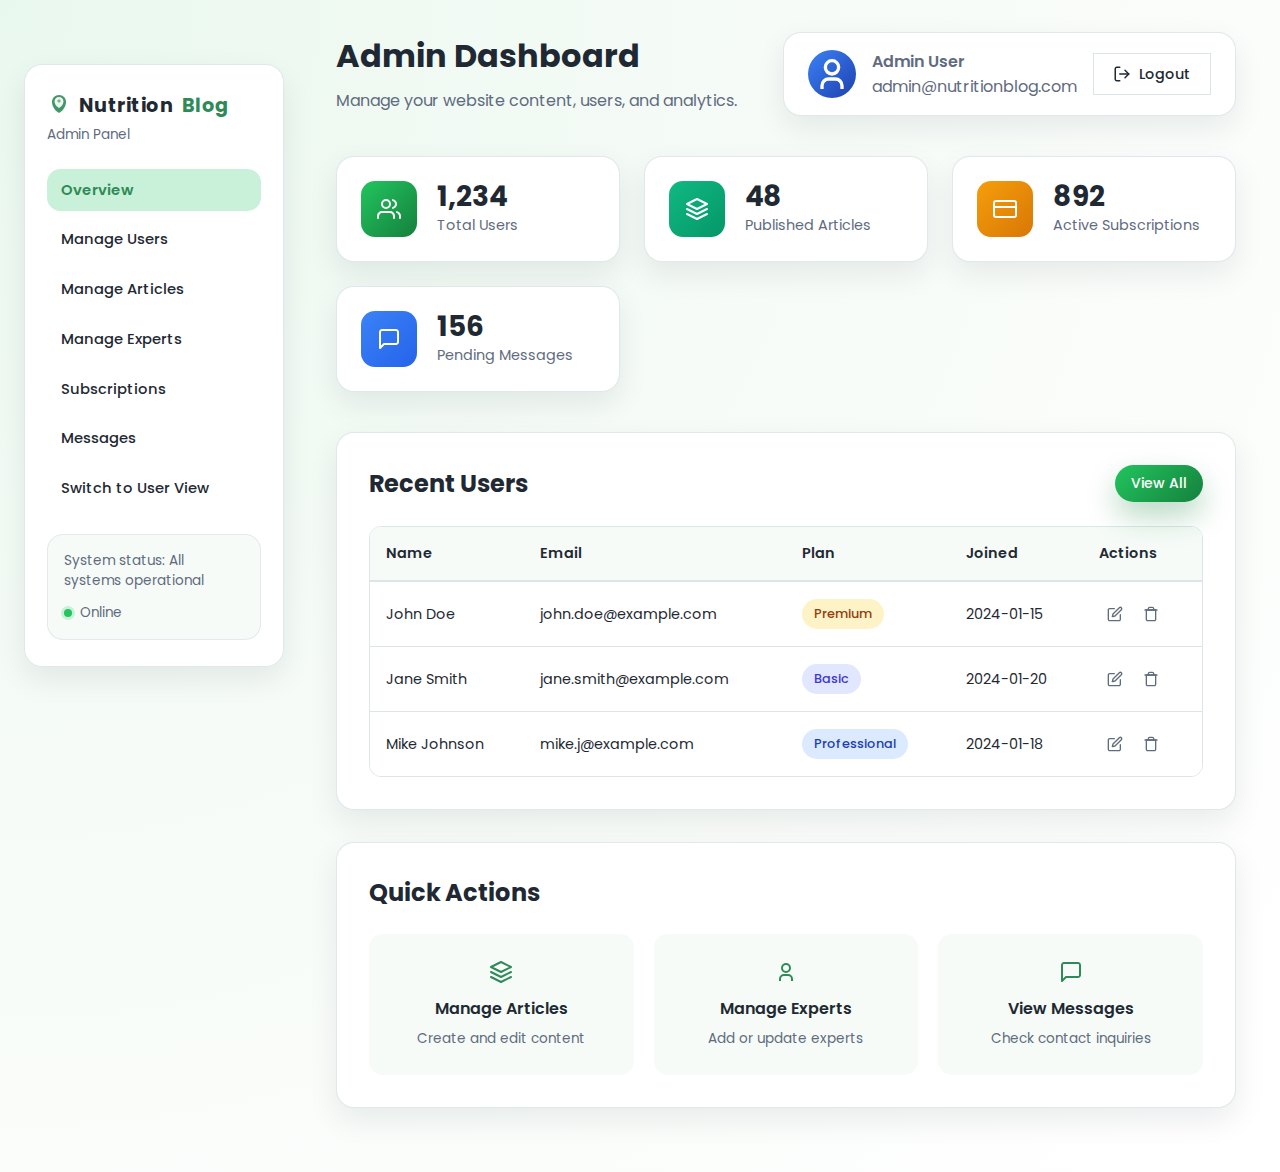
<file: admin-dashboard.html>
<!DOCTYPE html>
<html lang="en">

<head>
  <meta charset="UTF-8" />
  <meta name="viewport" content="width=device-width, initial-scale=1.0" />
  <title>Admin Dashboard | Nutrition Blog</title>
  <meta name="description" content="Admin dashboard for managing Nutrition Blog content and users." />
  <link rel="icon" type="image/svg+xml" href="favicon.svg" />
  <link rel="alternate icon" href="favicon.ico" />
  <link rel="stylesheet" href="styles.css" />
  <link rel="preconnect" href="https://fonts.googleapis.com" />
  <link rel="preconnect" href="https://fonts.gstatic.com" crossorigin />
  <link href="https://fonts.googleapis.com/css2?family=Poppins:wght@300;400;500;600;700&display=swap"
    rel="stylesheet" />
</head>

<body>
  <main class="dashboard-main">
    <div class="dashboard-layout">
      <aside class="dashboard-sidebar">
        <div class="dashboard-brand">
          <a href="index.html" class="dashboard-logo">
            <svg class="logo-icon" width="24" height="24" viewBox="0 0 24 24" fill="none"
              xmlns="http://www.w3.org/2000/svg">
              <path d="M12 2C8 2 5 5 5 9C5 13 8 18 12 20C16 18 19 13 19 9C19 5 16 2 12 2Z" fill="currentColor"
                fill-opacity="0.9" />
              <path d="M12 4C9.5 4 7.5 6 7.5 8.5C7.5 11 9.5 13.5 12 15C14.5 13.5 16.5 11 16.5 8.5C16.5 6 14.5 4 12 4Z"
                fill="white" fill-opacity="0.9" />
              <path d="M12 6L10 8L12 10L14 8L12 6Z" fill="currentColor" fill-opacity="0.6" />
            </svg>
            Nutrition<span>Blog</span>
          </a>
          <p class="dashboard-tagline">Admin Panel</p>
        </div>
        <nav class="dashboard-nav" aria-label="Admin navigation">
          <a class="dashboard-nav-item is-active" href="admin-dashboard.html">Overview</a>
          <a class="dashboard-nav-item" href="admin-dashboard.html#users">Manage Users</a>
          <a class="dashboard-nav-item" href="index.html#articles">Manage Articles</a>
          <a class="dashboard-nav-item" href="index.html#doctors">Manage Experts</a>
          <a class="dashboard-nav-item" href="admin-dashboard.html#subscriptions">Subscriptions</a>
          <a class="dashboard-nav-item" href="admin-dashboard.html#messages">Messages</a>
          <a class="dashboard-nav-item" href="user-dashboard.html">Switch to User View</a>
        </nav>
        <div class="dashboard-help">
          <p>System status: All systems operational</p>
          <div class="status-indicator">
            <span class="status-dot"></span>
            <span>Online</span>
          </div>
        </div>
      </aside>

      <section class="dashboard-content-area">
        <div class="container dashboard-container">
          <div class="dashboard-header">
            <div>
              <h1>Admin Dashboard</h1>
              <p>Manage your website content, users, and analytics.</p>
            </div>
            <div class="dashboard-user-info">
              <div class="user-avatar admin-avatar">
                <svg width="40" height="40" viewBox="0 0 24 24" fill="none" xmlns="http://www.w3.org/2000/svg">
                  <circle cx="12" cy="8" r="4" stroke="currentColor" stroke-width="2" />
                  <path d="M6 21v-2a4 4 0 0 1 4-4h4a4 4 0 0 1 4 4v2" stroke="currentColor" stroke-width="2" />
                </svg>
              </div>
              <div>
                <p class="user-name">Admin User</p>
                <p class="user-email">admin@nutritionblog.com</p>
              </div>
              <button class="btn-logout" id="logout-btn" aria-label="Logout">
                <svg width="18" height="18" viewBox="0 0 24 24" fill="none" xmlns="http://www.w3.org/2000/svg">
                  <path
                    d="M9 21H5C4.46957 21 3.96086 20.7893 3.58579 20.4142C3.21071 20.0391 3 19.5304 3 19V5C3 4.46957 3.21071 3.96086 3.58579 3.58579C3.96086 3.21071 4.46957 3 5 3H9"
                    stroke="currentColor" stroke-width="2" stroke-linecap="round" stroke-linejoin="round" />
                  <path d="M16 17L21 12L16 7" stroke="currentColor" stroke-width="2" stroke-linecap="round"
                    stroke-linejoin="round" />
                  <path d="M21 12H9" stroke="currentColor" stroke-width="2" stroke-linecap="round"
                    stroke-linejoin="round" />
                </svg>
                <span>Logout</span>
              </button>
            </div>
          </div>

          <div class="dashboard-stats">
            <div class="stat-card">
              <div class="stat-icon stat-icon--primary">
                <svg width="24" height="24" viewBox="0 0 24 24" fill="none" xmlns="http://www.w3.org/2000/svg">
                  <path
                    d="M17 21V19C17 17.9391 16.5786 16.9217 15.8284 16.1716C15.0783 15.4214 14.0609 15 13 15H5C3.93913 15 2.92172 15.4214 2.17157 16.1716C1.42143 16.9217 1 17.9391 1 19V21"
                    stroke="currentColor" stroke-width="2" stroke-linecap="round" stroke-linejoin="round" />
                  <circle cx="9" cy="7" r="4" stroke="currentColor" stroke-width="2" />
                  <path
                    d="M23 21V19C22.9993 18.1137 22.7044 17.2528 22.1614 16.5523C21.6184 15.8519 20.8581 15.3516 20 15.13"
                    stroke="currentColor" stroke-width="2" stroke-linecap="round" stroke-linejoin="round" />
                  <path
                    d="M16 3.13C16.8604 3.35031 17.623 3.85071 18.1676 4.55232C18.7122 5.25392 19.0078 6.11683 19.0078 7.005C19.0078 7.89318 18.7122 8.75608 18.1676 9.45769C17.623 10.1593 16.8604 10.6597 16 10.88"
                    stroke="currentColor" stroke-width="2" stroke-linecap="round" stroke-linejoin="round" />
                </svg>
              </div>
              <div class="stat-content">
                <h3>1,234</h3>
                <p>Total Users</p>
              </div>
            </div>

            <div class="stat-card">
              <div class="stat-icon stat-icon--success">
                <svg width="24" height="24" viewBox="0 0 24 24" fill="none" xmlns="http://www.w3.org/2000/svg">
                  <path d="M12 2L2 7L12 12L22 7L12 2Z" stroke="currentColor" stroke-width="2" stroke-linecap="round"
                    stroke-linejoin="round" />
                  <path d="M2 17L12 22L22 17" stroke="currentColor" stroke-width="2" stroke-linecap="round"
                    stroke-linejoin="round" />
                  <path d="M2 12L12 17L22 12" stroke="currentColor" stroke-width="2" stroke-linecap="round"
                    stroke-linejoin="round" />
                </svg>
              </div>
              <div class="stat-content">
                <h3>48</h3>
                <p>Published Articles</p>
              </div>
            </div>

            <div class="stat-card">
              <div class="stat-icon stat-icon--warning">
                <svg width="24" height="24" viewBox="0 0 24 24" fill="none" xmlns="http://www.w3.org/2000/svg">
                  <rect x="1" y="4" width="22" height="16" rx="2" stroke="currentColor" stroke-width="2" />
                  <path d="M1 10H23" stroke="currentColor" stroke-width="2" />
                </svg>
              </div>
              <div class="stat-content">
                <h3>892</h3>
                <p>Active Subscriptions</p>
              </div>
            </div>

            <div class="stat-card">
              <div class="stat-icon stat-icon--info">
                <svg width="24" height="24" viewBox="0 0 24 24" fill="none" xmlns="http://www.w3.org/2000/svg">
                  <path
                    d="M21 15C21 15.5304 20.7893 16.0391 20.4142 16.4142C20.0391 16.7893 19.5304 17 19 17H7L3 21V5C3 4.46957 3.21071 3.96086 3.58579 3.58579C3.96086 3.21071 4.46957 3 5 3H19C19.5304 3 20.0391 3.21071 20.4142 3.58579C20.7893 3.96086 21 4.46957 21 5V15Z"
                    stroke="currentColor" stroke-width="2" stroke-linecap="round" stroke-linejoin="round" />
                </svg>
              </div>
              <div class="stat-content">
                <h3>156</h3>
                <p>Pending Messages</p>
              </div>
            </div>
          </div>

          <div class="dashboard-content">
            <div class="dashboard-section">
              <div class="section-header-row">
                <h2>Recent Users</h2>
                <button class="btn btn-primary btn-small">View All</button>
              </div>
              <div class="table-container">
                <table class="admin-table">
                  <thead>
                    <tr>
                      <th>Name</th>
                      <th>Email</th>
                      <th>Plan</th>
                      <th>Joined</th>
                      <th>Actions</th>
                    </tr>
                  </thead>
                  <tbody>
                    <tr>
                      <td>John Doe</td>
                      <td>john.doe@example.com</td>
                      <td><span class="badge badge-premium">Premium</span></td>
                      <td>2024-01-15</td>
                      <td>
                        <button class="btn-icon" title="Edit">
                          <svg width="16" height="16" viewBox="0 0 24 24" fill="none"
                            xmlns="http://www.w3.org/2000/svg">
                            <path
                              d="M11 4H4C3.46957 4 2.96086 4.21071 2.58579 4.58579C2.21071 4.96086 2 5.46957 2 6V20C2 20.5304 2.21071 21.0391 2.58579 21.4142C2.96086 21.7893 3.46957 22 4 22H18C18.5304 22 19.0391 21.7893 19.4142 21.4142C19.7893 21.0391 20 20.5304 20 20V13"
                              stroke="currentColor" stroke-width="2" stroke-linecap="round" stroke-linejoin="round" />
                            <path
                              d="M18.5 2.5C18.8978 2.10218 19.4374 1.87868 20 1.87868C20.5626 1.87868 21.1022 2.10218 21.5 2.5C21.8978 2.89782 22.1213 3.43739 22.1213 4C22.1213 4.56261 21.8978 5.10218 21.5 5.5L12 15L8 16L9 12L18.5 2.5Z"
                              stroke="currentColor" stroke-width="2" stroke-linecap="round" stroke-linejoin="round" />
                          </svg>
                        </button>
                        <button class="btn-icon" title="Delete">
                          <svg width="16" height="16" viewBox="0 0 24 24" fill="none"
                            xmlns="http://www.w3.org/2000/svg">
                            <path d="M3 6H5H21" stroke="currentColor" stroke-width="2" stroke-linecap="round"
                              stroke-linejoin="round" />
                            <path
                              d="M8 6V4C8 3.46957 8.21071 2.96086 8.58579 2.58579C8.96086 2.21071 9.46957 2 10 2H14C14.5304 2 15.0391 2.21071 15.4142 2.58579C15.7893 2.96086 16 3.46957 16 4V6M19 6V20C19 20.5304 18.7893 21.0391 18.4142 21.4142C18.0391 21.7893 17.5304 22 17 22H7C6.46957 22 5.96086 21.7893 5.58579 21.4142C5.21071 21.0391 5 20.5304 5 20V6H19Z"
                              stroke="currentColor" stroke-width="2" stroke-linecap="round" stroke-linejoin="round" />
                          </svg>
                        </button>
                      </td>
                    </tr>
                    <tr>
                      <td>Jane Smith</td>
                      <td>jane.smith@example.com</td>
                      <td><span class="badge badge-basic">Basic</span></td>
                      <td>2024-01-20</td>
                      <td>
                        <button class="btn-icon" title="Edit">
                          <svg width="16" height="16" viewBox="0 0 24 24" fill="none"
                            xmlns="http://www.w3.org/2000/svg">
                            <path
                              d="M11 4H4C3.46957 4 2.96086 4.21071 2.58579 4.58579C2.21071 4.96086 2 5.46957 2 6V20C2 20.5304 2.21071 21.0391 2.58579 21.4142C2.96086 21.7893 3.46957 22 4 22H18C18.5304 22 19.0391 21.7893 19.4142 21.4142C19.7893 21.0391 20 20.5304 20 20V13"
                              stroke="currentColor" stroke-width="2" stroke-linecap="round" stroke-linejoin="round" />
                            <path
                              d="M18.5 2.5C18.8978 2.10218 19.4374 1.87868 20 1.87868C20.5626 1.87868 21.1022 2.10218 21.5 2.5C21.8978 2.89782 22.1213 3.43739 22.1213 4C22.1213 4.56261 21.8978 5.10218 21.5 5.5L12 15L8 16L9 12L18.5 2.5Z"
                              stroke="currentColor" stroke-width="2" stroke-linecap="round" stroke-linejoin="round" />
                          </svg>
                        </button>
                        <button class="btn-icon" title="Delete">
                          <svg width="16" height="16" viewBox="0 0 24 24" fill="none"
                            xmlns="http://www.w3.org/2000/svg">
                            <path d="M3 6H5H21" stroke="currentColor" stroke-width="2" stroke-linecap="round"
                              stroke-linejoin="round" />
                            <path
                              d="M8 6V4C8 3.46957 8.21071 2.96086 8.58579 2.58579C8.96086 2.21071 9.46957 2 10 2H14C14.5304 2 15.0391 2.21071 15.4142 2.58579C15.7893 2.96086 16 3.46957 16 4V6M19 6V20C19 20.5304 18.7893 21.0391 18.4142 21.4142C18.0391 21.7893 17.5304 22 17 22H7C6.46957 22 5.96086 21.7893 5.58579 21.4142C5.21071 21.0391 5 20.5304 5 20V6H19Z"
                              stroke="currentColor" stroke-width="2" stroke-linecap="round" stroke-linejoin="round" />
                          </svg>
                        </button>
                      </td>
                    </tr>
                    <tr>
                      <td>Mike Johnson</td>
                      <td>mike.j@example.com</td>
                      <td><span class="badge badge-professional">Professional</span></td>
                      <td>2024-01-18</td>
                      <td>
                        <button class="btn-icon" title="Edit">
                          <svg width="16" height="16" viewBox="0 0 24 24" fill="none"
                            xmlns="http://www.w3.org/2000/svg">
                            <path
                              d="M11 4H4C3.46957 4 2.96086 4.21071 2.58579 4.58579C2.21071 4.96086 2 5.46957 2 6V20C2 20.5304 2.21071 21.0391 2.58579 21.4142C2.96086 21.7893 3.46957 22 4 22H18C18.5304 22 19.0391 21.7893 19.4142 21.4142C19.7893 21.0391 20 20.5304 20 20V13"
                              stroke="currentColor" stroke-width="2" stroke-linecap="round" stroke-linejoin="round" />
                            <path
                              d="M18.5 2.5C18.8978 2.10218 19.4374 1.87868 20 1.87868C20.5626 1.87868 21.1022 2.10218 21.5 2.5C21.8978 2.89782 22.1213 3.43739 22.1213 4C22.1213 4.56261 21.8978 5.10218 21.5 5.5L12 15L8 16L9 12L18.5 2.5Z"
                              stroke="currentColor" stroke-width="2" stroke-linecap="round" stroke-linejoin="round" />
                          </svg>
                        </button>
                        <button class="btn-icon" title="Delete">
                          <svg width="16" height="16" viewBox="0 0 24 24" fill="none"
                            xmlns="http://www.w3.org/2000/svg">
                            <path d="M3 6H5H21" stroke="currentColor" stroke-width="2" stroke-linecap="round"
                              stroke-linejoin="round" />
                            <path
                              d="M8 6V4C8 3.46957 8.21071 2.96086 8.58579 2.58579C8.96086 2.21071 9.46957 2 10 2H14C14.5304 2 15.0391 2.21071 15.4142 2.58579C15.7893 2.96086 16 3.46957 16 4V6M19 6V20C19 20.5304 18.7893 21.0391 18.4142 21.4142C18.0391 21.7893 17.5304 22 17 22H7C6.46957 22 5.96086 21.7893 5.58579 21.4142C5.21071 21.0391 5 20.5304 5 20V6H19Z"
                              stroke="currentColor" stroke-width="2" stroke-linecap="round" stroke-linejoin="round" />
                          </svg>
                        </button>
                      </td>
                    </tr>
                  </tbody>
                </table>
              </div>
            </div>

            <div class="dashboard-section">
              <div class="section-header-row">
                <h2>Quick Actions</h2>
              </div>
              <div class="quick-actions">
                <a href="index.html#articles" class="action-card">
                  <svg width="24" height="24" viewBox="0 0 24 24" fill="none" xmlns="http://www.w3.org/2000/svg">
                    <path d="M12 2L2 7L12 12L22 7L12 2Z" stroke="currentColor" stroke-width="2" stroke-linecap="round"
                      stroke-linejoin="round" />
                    <path d="M2 17L12 22L22 17" stroke="currentColor" stroke-width="2" stroke-linecap="round"
                      stroke-linejoin="round" />
                    <path d="M2 12L12 17L22 12" stroke="currentColor" stroke-width="2" stroke-linecap="round"
                      stroke-linejoin="round" />
                  </svg>
                  <h3>Manage Articles</h3>
                  <p>Create and edit content</p>
                </a>

                <a href="index.html#doctors" class="action-card">
                  <svg width="24" height="24" viewBox="0 0 24 24" fill="none" xmlns="http://www.w3.org/2000/svg">
                    <circle cx="12" cy="8" r="4" stroke="currentColor" stroke-width="2" />
                    <path d="M6 21v-2a4 4 0 0 1 4-4h4a4 4 0 0 1 4 4v2" stroke="currentColor" stroke-width="2" />
                  </svg>
                  <h3>Manage Experts</h3>
                  <p>Add or update experts</p>
                </a>

                <a href="index.html#contact" class="action-card">
                  <svg width="24" height="24" viewBox="0 0 24 24" fill="none" xmlns="http://www.w3.org/2000/svg">
                    <path
                      d="M21 15C21 15.5304 20.7893 16.0391 20.4142 16.4142C20.0391 16.7893 19.5304 17 19 17H7L3 21V5C3 4.46957 3.21071 3.96086 3.58579 3.58579C3.96086 3.21071 4.46957 3 5 3H19C19.5304 3 20.0391 3.21071 20.4142 3.58579C20.7893 3.96086 21 4.46957 21 5V15Z"
                      stroke="currentColor" stroke-width="2" stroke-linecap="round" stroke-linejoin="round" />
                  </svg>
                  <h3>View Messages</h3>
                  <p>Check contact inquiries</p>
                </a>
              </div>
            </div>
          </div>
      </section>
    </div>
  </main>

  <script src="scripts.js"></script>
  <script>
    // Logout functionality
    document.addEventListener("DOMContentLoaded", () => {
      const logoutBtn = document.getElementById("logout-btn");
      if (logoutBtn) {
        logoutBtn.addEventListener("click", () => {
          // Redirect to home page
          window.location.href = "index.html";
        });
      }
    });
  </script>
</body>

</html>
</file>
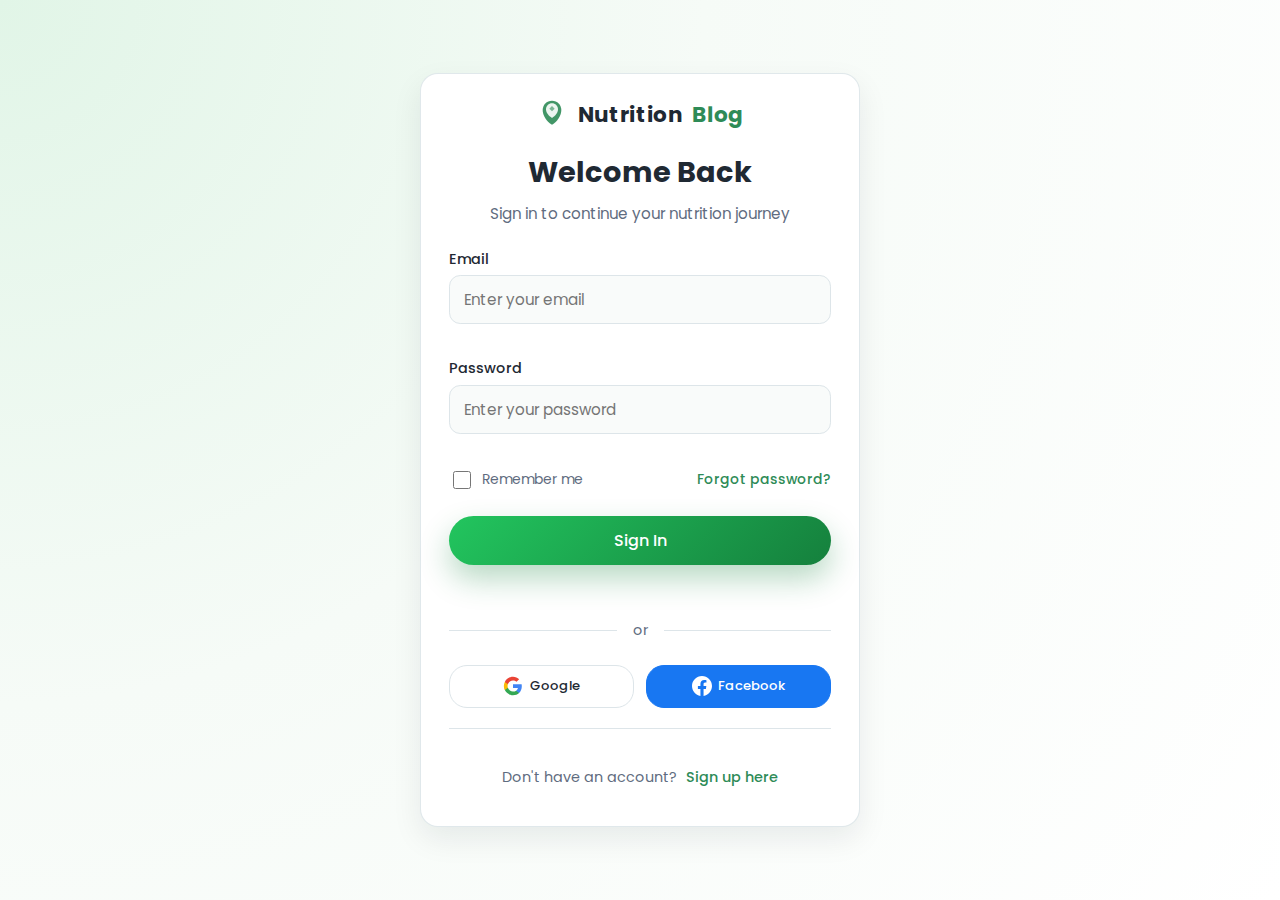
<file: login.html>
<!DOCTYPE html>
<html lang="en">

<head>
  <meta charset="UTF-8" />
  <meta name="viewport" content="width=device-width, initial-scale=1.0" />
  <title>Login | Nutrition Blog</title>
  <meta name="description"
    content="Login to your Nutrition Blog account to access exclusive content and personalized nutrition tips." />
  <link rel="icon" type="image/svg+xml" href="favicon.svg" />
  <link rel="alternate icon" href="favicon.ico" />
  <link rel="stylesheet" href="styles.css" />
  <link rel="preconnect" href="https://fonts.googleapis.com" />
  <link rel="preconnect" href="https://fonts.gstatic.com" crossorigin />
  <link href="https://fonts.googleapis.com/css2?family=Poppins:wght@300;400;500;600;700&display=swap"
    rel="stylesheet" />
</head>

<body>
  <div class="auth-container">
    <div class="auth-box">
      <a href="index.html" class="auth-logo">
        <svg class="logo-icon" width="32" height="32" viewBox="0 0 24 24" fill="none"
          xmlns="http://www.w3.org/2000/svg">
          <path d="M12 2C8 2 5 5 5 9C5 13 8 18 12 20C16 18 19 13 19 9C19 5 16 2 12 2Z" fill="currentColor"
            fill-opacity="0.9" />
          <path d="M12 4C9.5 4 7.5 6 7.5 8.5C7.5 11 9.5 13.5 12 15C14.5 13.5 16.5 11 16.5 8.5C16.5 6 14.5 4 12 4Z"
            fill="white" fill-opacity="0.9" />
          <path d="M12 6L10 8L12 10L14 8L12 6Z" fill="currentColor" fill-opacity="0.6" />
        </svg>
        Nutrition<span>Blog</span>
      </a>

      <div class="auth-header">
        <h1>Welcome Back</h1>
        <p>Sign in to continue your nutrition journey</p>
      </div>

      <form id="login-form" class="auth-form" novalidate>
        <div class="form-field">
          <label for="login-email">Email</label>
          <input type="email" id="login-email" name="email" autocomplete="email" placeholder="Enter your email"
            required />
          <p class="field-error" data-for="email"></p>
        </div>

        <div class="form-field">
          <label for="login-password">Password</label>
          <input type="password" id="login-password" name="password" autocomplete="current-password"
            placeholder="Enter your password" required />
          <p class="field-error" data-for="password"></p>
        </div>

        <div class="form-options">
          <label class="checkbox-label">
            <input type="checkbox" name="remember" />
            <span>Remember me</span>
          </label>
          <a href="#" class="forgot-link">Forgot password?</a>
        </div>

        <button type="submit" class="btn btn-primary btn-full">
          Sign In
        </button>

        <p id="login-message" class="form-message" aria-live="polite"></p>
      </form>

      <div class="auth-divider">
        <span>or</span>
      </div>

      <div class="social-login">
        <button type="button" class="btn-social btn-google" onclick="handleGoogleLogin()">
          <svg class="social-icon" viewBox="0 0 24 24" fill="none" xmlns="http://www.w3.org/2000/svg">
            <path
              d="M22.56 12.25c0-.78-.07-1.53-.2-2.25H12v4.26h5.92c-.26 1.37-1.04 2.53-2.21 3.31v2.77h3.57c2.08-1.92 3.28-4.74 3.28-8.09z"
              fill="#4285F4" />
            <path
              d="M12 23c2.97 0 5.46-.98 7.28-2.66l-3.57-2.77c-.98.66-2.23 1.06-3.71 1.06-2.86 0-5.29-1.93-6.16-4.53H2.18v2.84C3.99 20.53 7.7 23 12 23z"
              fill="#34A853" />
            <path
              d="M5.84 14.09c-.22-.66-.35-1.36-.35-2.09s.13-1.43.35-2.09V7.07H2.18C1.43 8.55 1 10.22 1 12s.43 3.45 1.18 4.93l2.85-2.22.81-.62z"
              fill="#FBBC05" />
            <path
              d="M12 5.38c1.62 0 3.06.56 4.21 1.64l3.15-3.15C17.45 2.09 14.97 1 12 1 7.7 1 3.99 3.47 2.18 7.07l3.66 2.84c.87-2.6 3.3-4.53 6.16-4.53z"
              fill="#EA4335" />
          </svg>
          Google
        </button>
        <button type="button" class="btn-social btn-facebook" onclick="handleFacebookLogin()">
          <svg class="social-icon" viewBox="0 0 24 24" fill="currentColor" xmlns="http://www.w3.org/2000/svg">
            <path
              d="M24 12.073c0-6.627-5.373-12-12-12s-12 5.373-12 12c0 5.99 4.388 10.954 10.125 11.854v-8.385H7.078v-3.47h3.047V9.43c0-3.007 1.792-4.669 4.533-4.669 1.312 0 2.686.235 2.686.235v2.953H15.83c-1.491 0-1.956.925-1.956 1.874v2.25h3.328l-.532 3.47h-2.796v8.385C19.612 23.027 24 18.062 24 12.073z" />
          </svg>
          Facebook
        </button>
      </div>

      <div class="auth-footer">
        <p>
          Don't have an account?
          <a href="register.html" class="auth-link">Sign up here</a>
        </p>
      </div>
    </div>
  </div>

  <script src="scripts.js"></script>
  <script>
    // Login form handling
    document.addEventListener("DOMContentLoaded", () => {
      const form = document.getElementById("login-form");
      const messageEl = document.getElementById("login-message");

      function setFieldError(fieldName, message) {
        const field = form.querySelector(`[name="${fieldName}"]`);
        const wrapper = field?.closest(".form-field");
        const errorEl = form.querySelector(`.field-error[data-for="${fieldName}"]`);

        if (!wrapper || !errorEl || !(field instanceof HTMLElement)) return;

        if (message) {
          wrapper.classList.add("form-field--error");
          errorEl.textContent = message;
        } else {
          wrapper.classList.remove("form-field--error");
          errorEl.textContent = "";
        }
      }

      function validateEmail(value) {
        if (!value) return "Email is required.";
        const pattern = /^[^\s@]+@[^\s@]+\.[^\s@]+$/;
        if (!pattern.test(value)) return "Please enter a valid email address.";
        return "";
      }

      form.addEventListener("submit", (event) => {
        event.preventDefault();

        if (messageEl) {
          messageEl.textContent = "";
          messageEl.classList.remove("form-message--success", "form-message--error");
        }

        const formData = new FormData(form);
        const email = String(formData.get("email") || "").trim();
        const password = String(formData.get("password") || "").trim();

        let isValid = true;

        const emailError = validateEmail(email);
        if (emailError) {
          setFieldError("email", emailError);
          isValid = false;
        } else {
          setFieldError("email", "");
        }

        if (!password) {
          setFieldError("password", "Password is required.");
          isValid = false;
        } else if (password.length < 6) {
          setFieldError("password", "Password must be at least 6 characters.");
          isValid = false;
        } else {
          setFieldError("password", "");
        }

        if (!isValid) {
          if (messageEl) {
            messageEl.textContent = "Please fix the errors and try again.";
            messageEl.classList.add("form-message--error");
          }
          return;
        }

        // Simulated successful login
        if (messageEl) {
          messageEl.textContent = "Login successful! Redirecting...";
          messageEl.classList.add("form-message--success");
          setTimeout(() => {
            window.location.href = "index.html";
          }, 1500);
        }
      });
    });

    // Social login handlers
    function handleGoogleLogin() {
      // In a real application, this would integrate with Google OAuth
      alert("Google login would be implemented here. Redirecting to home page...");
      setTimeout(() => {
        window.location.href = "index.html";
      }, 500);
    }

    function handleFacebookLogin() {
      // In a real application, this would integrate with Facebook OAuth
      alert("Facebook login would be implemented here. Redirecting to home page...");
      setTimeout(() => {
        window.location.href = "index.html";
      }, 500);
    }
  </script>
</body>

</html>
</file>
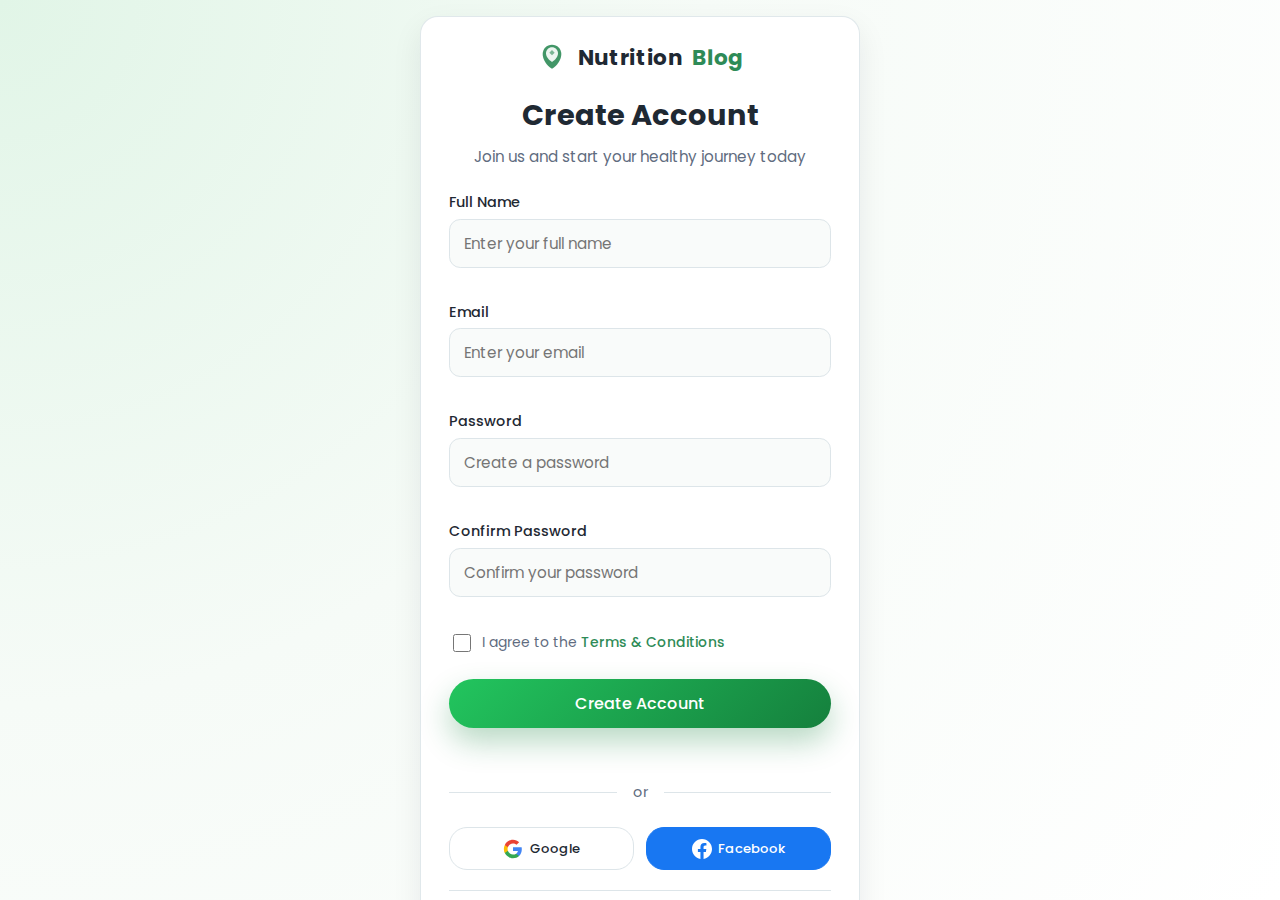
<file: register.html>
<!DOCTYPE html>
<html lang="en">

<head>
  <meta charset="UTF-8" />
  <meta name="viewport" content="width=device-width, initial-scale=1.0" />
  <title>Register | Nutrition Blog</title>
  <meta name="description"
    content="Create your Nutrition Blog account to access exclusive content and personalized nutrition tips." />
  <link rel="icon" type="image/svg+xml" href="favicon.svg" />
  <link rel="alternate icon" href="favicon.ico" />
  <link rel="stylesheet" href="styles.css" />
  <link rel="preconnect" href="https://fonts.googleapis.com" />
  <link rel="preconnect" href="https://fonts.gstatic.com" crossorigin />
  <link href="https://fonts.googleapis.com/css2?family=Poppins:wght@300;400;500;600;700&display=swap"
    rel="stylesheet" />
</head>

<body>
  <div class="auth-container">
    <div class="auth-box">
      <a href="index.html" class="auth-logo">
        <svg class="logo-icon" width="32" height="32" viewBox="0 0 24 24" fill="none"
          xmlns="http://www.w3.org/2000/svg">
          <path d="M12 2C8 2 5 5 5 9C5 13 8 18 12 20C16 18 19 13 19 9C19 5 16 2 12 2Z" fill="currentColor"
            fill-opacity="0.9" />
          <path d="M12 4C9.5 4 7.5 6 7.5 8.5C7.5 11 9.5 13.5 12 15C14.5 13.5 16.5 11 16.5 8.5C16.5 6 14.5 4 12 4Z"
            fill="white" fill-opacity="0.9" />
          <path d="M12 6L10 8L12 10L14 8L12 6Z" fill="currentColor" fill-opacity="0.6" />
        </svg>
        Nutrition<span>Blog</span>
      </a>

      <div class="auth-header">
        <h1>Create Account</h1>
        <p>Join us and start your healthy journey today</p>
      </div>

      <form id="register-form" class="auth-form" novalidate>
        <div class="form-field">
          <label for="register-name">Full Name</label>
          <input type="text" id="register-name" name="name" autocomplete="name" placeholder="Enter your full name"
            required />
          <p class="field-error" data-for="name"></p>
        </div>

        <div class="form-field">
          <label for="register-email">Email</label>
          <input type="email" id="register-email" name="email" autocomplete="email" placeholder="Enter your email"
            required />
          <p class="field-error" data-for="email"></p>
        </div>

        <div class="form-field">
          <label for="register-password">Password</label>
          <input type="password" id="register-password" name="password" autocomplete="new-password"
            placeholder="Create a password" required />
          <p class="field-error" data-for="password"></p>
        </div>

        <div class="form-field">
          <label for="register-confirm">Confirm Password</label>
          <input type="password" id="register-confirm" name="confirmPassword" autocomplete="new-password"
            placeholder="Confirm your password" required />
          <p class="field-error" data-for="confirmPassword"></p>
        </div>

        <div class="form-options">
          <label class="checkbox-label">
            <input type="checkbox" name="terms" required />
            <span>I agree to the <a href="#" class="inline-link">Terms & Conditions</a></span>
          </label>
        </div>

        <button type="submit" class="btn btn-primary btn-full">
          Create Account
        </button>

        <p id="register-message" class="form-message" aria-live="polite"></p>
      </form>

      <div class="auth-divider">
        <span>or</span>
      </div>

      <div class="social-login">
        <button type="button" class="btn-social btn-google" onclick="handleGoogleRegister()">
          <svg class="social-icon" viewBox="0 0 24 24" fill="none" xmlns="http://www.w3.org/2000/svg">
            <path
              d="M22.56 12.25c0-.78-.07-1.53-.2-2.25H12v4.26h5.92c-.26 1.37-1.04 2.53-2.21 3.31v2.77h3.57c2.08-1.92 3.28-4.74 3.28-8.09z"
              fill="#4285F4" />
            <path
              d="M12 23c2.97 0 5.46-.98 7.28-2.66l-3.57-2.77c-.98.66-2.23 1.06-3.71 1.06-2.86 0-5.29-1.93-6.16-4.53H2.18v2.84C3.99 20.53 7.7 23 12 23z"
              fill="#34A853" />
            <path
              d="M5.84 14.09c-.22-.66-.35-1.36-.35-2.09s.13-1.43.35-2.09V7.07H2.18C1.43 8.55 1 10.22 1 12s.43 3.45 1.18 4.93l2.85-2.22.81-.62z"
              fill="#FBBC05" />
            <path
              d="M12 5.38c1.62 0 3.06.56 4.21 1.64l3.15-3.15C17.45 2.09 14.97 1 12 1 7.7 1 3.99 3.47 2.18 7.07l3.66 2.84c.87-2.6 3.3-4.53 6.16-4.53z"
              fill="#EA4335" />
          </svg>
          Google
        </button>
        <button type="button" class="btn-social btn-facebook" onclick="handleFacebookRegister()">
          <svg class="social-icon" viewBox="0 0 24 24" fill="currentColor" xmlns="http://www.w3.org/2000/svg">
            <path
              d="M24 12.073c0-6.627-5.373-12-12-12s-12 5.373-12 12c0 5.99 4.388 10.954 10.125 11.854v-8.385H7.078v-3.47h3.047V9.43c0-3.007 1.792-4.669 4.533-4.669 1.312 0 2.686.235 2.686.235v2.953H15.83c-1.491 0-1.956.925-1.956 1.874v2.25h3.328l-.532 3.47h-2.796v8.385C19.612 23.027 24 18.062 24 12.073z" />
          </svg>
          Facebook
        </button>
      </div>

      <div class="auth-footer">
        <p>
          Already have an account?
          <a href="login.html" class="auth-link">Sign in here</a>
        </p>
      </div>
    </div>
  </div>

  <script src="scripts.js"></script>
  <script>
    // Register form handling
    document.addEventListener("DOMContentLoaded", () => {
      const form = document.getElementById("register-form");
      const messageEl = document.getElementById("register-message");

      function setFieldError(fieldName, message) {
        const field = form.querySelector(`[name="${fieldName}"]`);
        const wrapper = field?.closest(".form-field");
        const errorEl = form.querySelector(`.field-error[data-for="${fieldName}"]`);

        if (!wrapper || !errorEl || !(field instanceof HTMLElement)) return;

        if (message) {
          wrapper.classList.add("form-field--error");
          errorEl.textContent = message;
        } else {
          wrapper.classList.remove("form-field--error");
          errorEl.textContent = "";
        }
      }

      function validateEmail(value) {
        if (!value) return "Email is required.";
        const pattern = /^[^\s@]+@[^\s@]+\.[^\s@]+$/;
        if (!pattern.test(value)) return "Please enter a valid email address.";
        return "";
      }

      form.addEventListener("submit", (event) => {
        event.preventDefault();

        if (messageEl) {
          messageEl.textContent = "";
          messageEl.classList.remove("form-message--success", "form-message--error");
        }

        const formData = new FormData(form);
        const name = String(formData.get("name") || "").trim();
        const email = String(formData.get("email") || "").trim();
        const password = String(formData.get("password") || "").trim();
        const confirmPassword = String(formData.get("confirmPassword") || "").trim();
        const terms = formData.get("terms");

        let isValid = true;

        if (!name) {
          setFieldError("name", "Name is required.");
          isValid = false;
        } else if (name.length < 2) {
          setFieldError("name", "Name must be at least 2 characters.");
          isValid = false;
        } else {
          setFieldError("name", "");
        }

        const emailError = validateEmail(email);
        if (emailError) {
          setFieldError("email", emailError);
          isValid = false;
        } else {
          setFieldError("email", "");
        }

        if (!password) {
          setFieldError("password", "Password is required.");
          isValid = false;
        } else if (password.length < 6) {
          setFieldError("password", "Password must be at least 6 characters.");
          isValid = false;
        } else {
          setFieldError("password", "");
        }

        if (!confirmPassword) {
          setFieldError("confirmPassword", "Please confirm your password.");
          isValid = false;
        } else if (password !== confirmPassword) {
          setFieldError("confirmPassword", "Passwords do not match.");
          isValid = false;
        } else {
          setFieldError("confirmPassword", "");
        }

        if (!terms) {
          if (messageEl) {
            messageEl.textContent = "Please agree to the Terms & Conditions.";
            messageEl.classList.add("form-message--error");
          }
          isValid = false;
        }

        if (!isValid) {
          if (messageEl && !messageEl.textContent) {
            messageEl.textContent = "Please fix the errors and try again.";
            messageEl.classList.add("form-message--error");
          }
          return;
        }

        // Simulated successful registration
        if (messageEl) {
          messageEl.textContent = "Account created successfully! Redirecting to login...";
          messageEl.classList.add("form-message--success");
          setTimeout(() => {
            window.location.href = "login.html";
          }, 2000);
        }
      });
    });

    // Social register handlers
    function handleGoogleRegister() {
      // In a real application, this would integrate with Google OAuth
      alert("Google registration would be implemented here. Redirecting to home page...");
      setTimeout(() => {
        window.location.href = "index.html";
      }, 500);
    }

    function handleFacebookRegister() {
      // In a real application, this would integrate with Facebook OAuth
      alert("Facebook registration would be implemented here. Redirecting to home page...");
      setTimeout(() => {
        window.location.href = "index.html";
      }, 500);
    }
  </script>
</body>

</html>
</file>
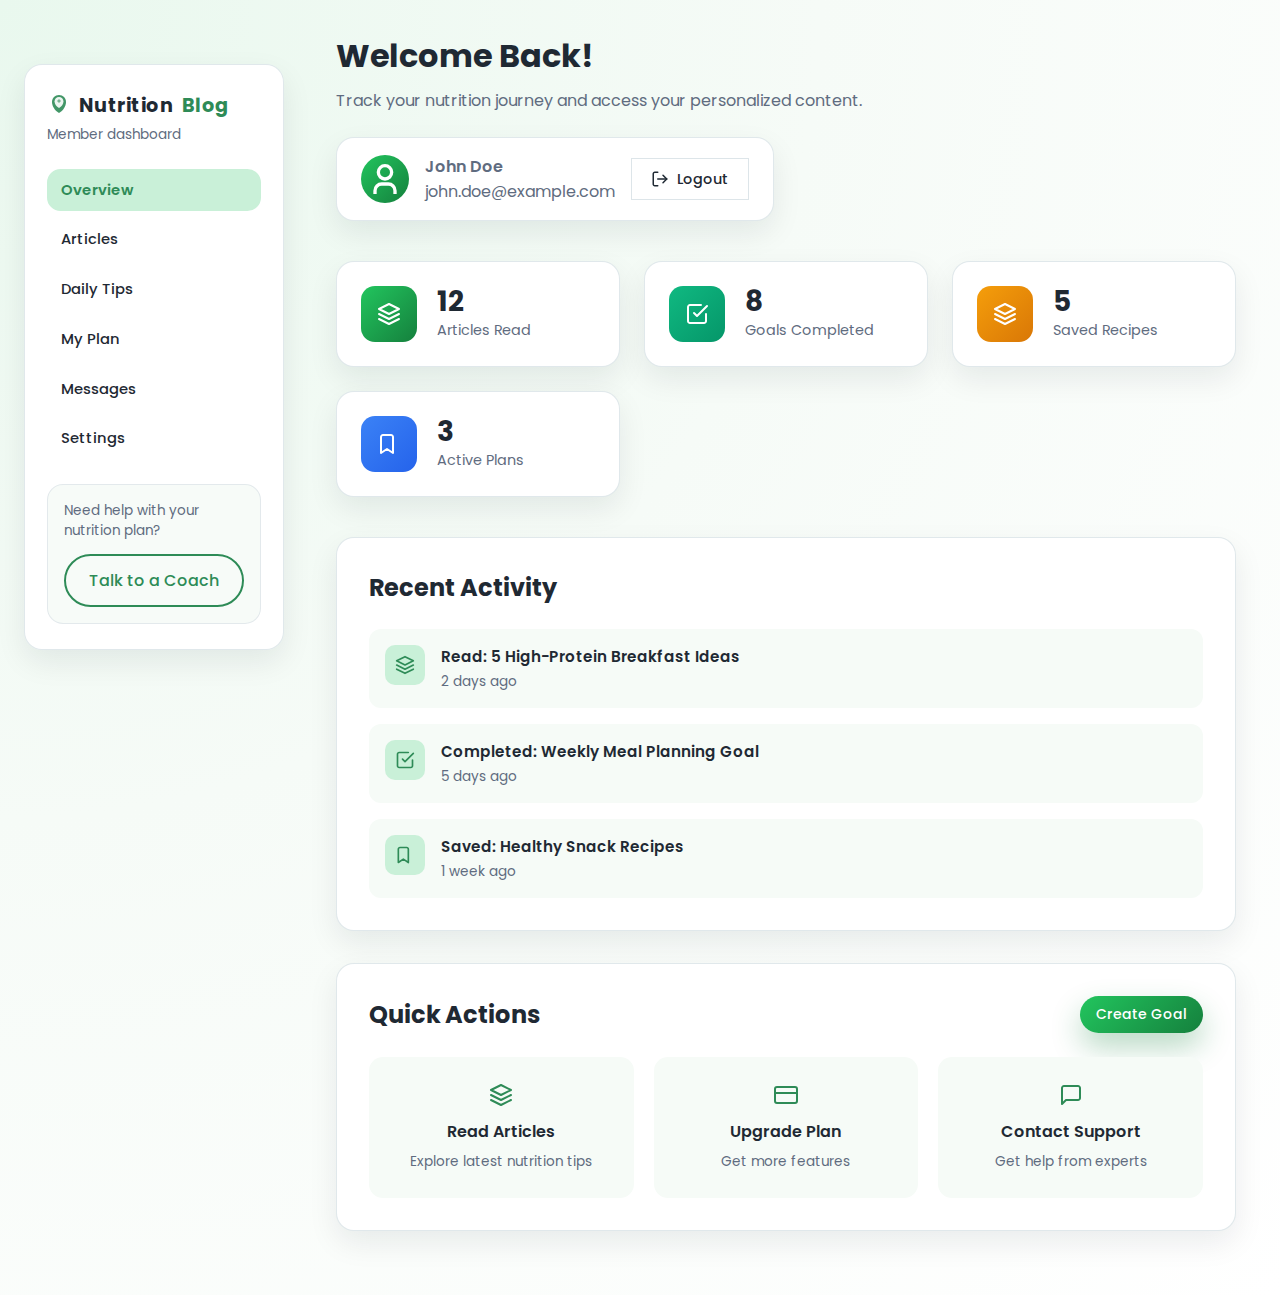
<file: user-dashboard.html>
<!DOCTYPE html>
<html lang="en">
  <head>
    <meta charset="UTF-8" />
    <meta name="viewport" content="width=device-width, initial-scale=1.0" />
    <title>User Dashboard | Nutrition Blog</title>
    <meta
      name="description"
      content="Your personal nutrition dashboard - track your progress and access your content."
    />
    <link rel="icon" type="image/svg+xml" href="favicon.svg" />
    <link rel="alternate icon" href="favicon.ico" />
    <link rel="stylesheet" href="styles.css" />
    <link rel="preconnect" href="https://fonts.googleapis.com" />
    <link rel="preconnect" href="https://fonts.gstatic.com" crossorigin />
    <link
      href="https://fonts.googleapis.com/css2?family=Poppins:wght@300;400;500;600;700&display=swap"
      rel="stylesheet"
    />
  </head>
  <body>
    <main class="dashboard-main">
      <div class="dashboard-layout">
        <aside class="dashboard-sidebar">
          <div class="dashboard-brand">
            <a href="index.html" class="dashboard-logo">
              <svg class="logo-icon" width="24" height="24" viewBox="0 0 24 24" fill="none" xmlns="http://www.w3.org/2000/svg">
                <path d="M12 2C8 2 5 5 5 9C5 13 8 18 12 20C16 18 19 13 19 9C19 5 16 2 12 2Z" fill="currentColor" fill-opacity="0.9"/>
                <path d="M12 4C9.5 4 7.5 6 7.5 8.5C7.5 11 9.5 13.5 12 15C14.5 13.5 16.5 11 16.5 8.5C16.5 6 14.5 4 12 4Z" fill="white" fill-opacity="0.9"/>
                <path d="M12 6L10 8L12 10L14 8L12 6Z" fill="currentColor" fill-opacity="0.6"/>
              </svg>
              Nutrition<span>Blog</span>
            </a>
            <p class="dashboard-tagline">Member dashboard</p>
          </div>
          <nav class="dashboard-nav" aria-label="Dashboard navigation">
            <a class="dashboard-nav-item is-active" href="user-dashboard.html">Overview</a>
            <a class="dashboard-nav-item" href="index.html#articles">Articles</a>
            <a class="dashboard-nav-item" href="index.html#tips">Daily Tips</a>
            <a class="dashboard-nav-item" href="index.html#pricing">My Plan</a>
            <a class="dashboard-nav-item" href="index.html#contact">Messages</a>
            <a class="dashboard-nav-item" href="user-dashboard.html#settings">Settings</a>
          </nav>
          <div class="dashboard-help">
            <p>Need help with your nutrition plan?</p>
            <a class="btn btn-secondary btn-full" href="index.html#contact">Talk to a Coach</a>
          </div>
        </aside>

        <section class="dashboard-content-area">
          <div class="container dashboard-container">
            <div class="dashboard-header">
              <div>
                <h1>Welcome Back!</h1>
                <p>Track your nutrition journey and access your personalized content.</p>
              </div>
              <div class="dashboard-user-info">
                <div class="user-avatar">
                  <svg width="40" height="40" viewBox="0 0 24 24" fill="none" xmlns="http://www.w3.org/2000/svg">
                    <circle cx="12" cy="8" r="4" stroke="currentColor" stroke-width="2"/>
                    <path d="M6 21v-2a4 4 0 0 1 4-4h4a4 4 0 0 1 4 4v2" stroke="currentColor" stroke-width="2"/>
                  </svg>
                </div>
                <div>
                  <p class="user-name">John Doe</p>
                  <p class="user-email">john.doe@example.com</p>
                </div>
                <button class="btn-logout" id="logout-btn" aria-label="Logout">
                  <svg width="18" height="18" viewBox="0 0 24 24" fill="none" xmlns="http://www.w3.org/2000/svg">
                    <path d="M9 21H5C4.46957 21 3.96086 20.7893 3.58579 20.4142C3.21071 20.0391 3 19.5304 3 19V5C3 4.46957 3.21071 3.96086 3.58579 3.58579C3.96086 3.21071 4.46957 3 5 3H9" stroke="currentColor" stroke-width="2" stroke-linecap="round" stroke-linejoin="round"/>
                    <path d="M16 17L21 12L16 7" stroke="currentColor" stroke-width="2" stroke-linecap="round" stroke-linejoin="round"/>
                    <path d="M21 12H9" stroke="currentColor" stroke-width="2" stroke-linecap="round" stroke-linejoin="round"/>
                  </svg>
                  <span>Logout</span>
                </button>
              </div>
            </div>

            <div class="dashboard-stats">
              <div class="stat-card">
                <div class="stat-icon stat-icon--primary">
                  <svg width="24" height="24" viewBox="0 0 24 24" fill="none" xmlns="http://www.w3.org/2000/svg">
                    <path d="M12 2L2 7L12 12L22 7L12 2Z" stroke="currentColor" stroke-width="2" stroke-linecap="round" stroke-linejoin="round"/>
                    <path d="M2 17L12 22L22 17" stroke="currentColor" stroke-width="2" stroke-linecap="round" stroke-linejoin="round"/>
                    <path d="M2 12L12 17L22 12" stroke="currentColor" stroke-width="2" stroke-linecap="round" stroke-linejoin="round"/>
                  </svg>
                </div>
                <div class="stat-content">
                  <h3>12</h3>
                  <p>Articles Read</p>
                </div>
              </div>

              <div class="stat-card">
                <div class="stat-icon stat-icon--success">
                  <svg width="24" height="24" viewBox="0 0 24 24" fill="none" xmlns="http://www.w3.org/2000/svg">
                    <path d="M9 11L12 14L22 4" stroke="currentColor" stroke-width="2" stroke-linecap="round" stroke-linejoin="round"/>
                    <path d="M21 12V19C21 19.5304 20.7893 20.0391 20.4142 20.4142C20.0391 20.7893 19.5304 21 19 21H5C4.46957 21 3.96086 20.7893 3.58579 20.4142C3.21071 20.0391 3 19.5304 3 19V5C3 4.46957 3.21071 3.96086 3.58579 3.58579C3.96086 3.21071 4.46957 3 5 3H16" stroke="currentColor" stroke-width="2" stroke-linecap="round" stroke-linejoin="round"/>
                  </svg>
                </div>
                <div class="stat-content">
                  <h3>8</h3>
                  <p>Goals Completed</p>
                </div>
              </div>

              <div class="stat-card">
                <div class="stat-icon stat-icon--warning">
                  <svg width="24" height="24" viewBox="0 0 24 24" fill="none" xmlns="http://www.w3.org/2000/svg">
                    <path d="M12 2L2 7L12 12L22 7L12 2Z" stroke="currentColor" stroke-width="2" stroke-linecap="round" stroke-linejoin="round"/>
                    <path d="M2 17L12 22L22 17" stroke="currentColor" stroke-width="2" stroke-linecap="round" stroke-linejoin="round"/>
                    <path d="M2 12L12 17L22 12" stroke="currentColor" stroke-width="2" stroke-linecap="round" stroke-linejoin="round"/>
                  </svg>
                </div>
                <div class="stat-content">
                  <h3>5</h3>
                  <p>Saved Recipes</p>
                </div>
              </div>

              <div class="stat-card">
                <div class="stat-icon stat-icon--info">
                  <svg width="24" height="24" viewBox="0 0 24 24" fill="none" xmlns="http://www.w3.org/2000/svg">
                    <path d="M16 21V5C16 4.46957 15.7893 3.96086 15.4142 3.58579C15.0391 3.21071 14.5304 3 14 3H6C5.46957 3 4.96086 3.21071 4.58579 3.58579C4.21071 3.96086 4 4.46957 4 5V21L10 17L16 21Z" stroke="currentColor" stroke-width="2" stroke-linecap="round" stroke-linejoin="round"/>
                  </svg>
                </div>
                <div class="stat-content">
                  <h3>3</h3>
                  <p>Active Plans</p>
                </div>
              </div>
            </div>

            <div class="dashboard-content">
              <div class="dashboard-section">
                <h2>Recent Activity</h2>
                <div class="activity-list">
                  <div class="activity-item">
                    <div class="activity-icon">
                      <svg width="20" height="20" viewBox="0 0 24 24" fill="none" xmlns="http://www.w3.org/2000/svg">
                        <path d="M12 2L2 7L12 12L22 7L12 2Z" stroke="currentColor" stroke-width="2" stroke-linecap="round" stroke-linejoin="round"/>
                        <path d="M2 17L12 22L22 17" stroke="currentColor" stroke-width="2" stroke-linecap="round" stroke-linejoin="round"/>
                        <path d="M2 12L12 17L22 12" stroke="currentColor" stroke-width="2" stroke-linecap="round" stroke-linejoin="round"/>
                      </svg>
                    </div>
                    <div class="activity-details">
                      <h4>Read: 5 High-Protein Breakfast Ideas</h4>
                      <p>2 days ago</p>
                    </div>
                  </div>

                  <div class="activity-item">
                    <div class="activity-icon">
                      <svg width="20" height="20" viewBox="0 0 24 24" fill="none" xmlns="http://www.w3.org/2000/svg">
                        <path d="M9 11L12 14L22 4" stroke="currentColor" stroke-width="2" stroke-linecap="round" stroke-linejoin="round"/>
                        <path d="M21 12V19C21 19.5304 20.7893 20.0391 20.4142 20.4142C20.0391 20.7893 19.5304 21 19 21H5C4.46957 21 3.96086 20.7893 3.58579 20.4142C3.21071 20.0391 3 19.5304 3 19V5C3 4.46957 3.21071 3.96086 3.58579 3.58579C3.96086 3.21071 4.46957 3 5 3H16" stroke="currentColor" stroke-width="2" stroke-linecap="round" stroke-linejoin="round"/>
                      </svg>
                    </div>
                    <div class="activity-details">
                      <h4>Completed: Weekly Meal Planning Goal</h4>
                      <p>5 days ago</p>
                    </div>
                  </div>

                  <div class="activity-item">
                    <div class="activity-icon">
                      <svg width="20" height="20" viewBox="0 0 24 24" fill="none" xmlns="http://www.w3.org/2000/svg">
                        <path d="M16 21V5C16 4.46957 15.7893 3.96086 15.4142 3.58579C15.0391 3.21071 14.5304 3 14 3H6C5.46957 3 4.96086 3.21071 4.58579 3.58579C4.21071 3.96086 4 4.46957 4 5V21L10 17L16 21Z" stroke="currentColor" stroke-width="2" stroke-linecap="round" stroke-linejoin="round"/>
                      </svg>
                    </div>
                    <div class="activity-details">
                      <h4>Saved: Healthy Snack Recipes</h4>
                      <p>1 week ago</p>
                    </div>
                  </div>
                </div>
              </div>

              <div class="dashboard-section" id="settings">
                <div class="section-header-row">
                  <h2>Quick Actions</h2>
                  <button class="btn btn-primary btn-small">Create Goal</button>
                </div>
                <div class="quick-actions">
                  <a href="index.html#articles" class="action-card">
                    <svg width="24" height="24" viewBox="0 0 24 24" fill="none" xmlns="http://www.w3.org/2000/svg">
                      <path d="M12 2L2 7L12 12L22 7L12 2Z" stroke="currentColor" stroke-width="2" stroke-linecap="round" stroke-linejoin="round"/>
                      <path d="M2 17L12 22L22 17" stroke="currentColor" stroke-width="2" stroke-linecap="round" stroke-linejoin="round"/>
                      <path d="M2 12L12 17L22 12" stroke="currentColor" stroke-width="2" stroke-linecap="round" stroke-linejoin="round"/>
                    </svg>
                    <h3>Read Articles</h3>
                    <p>Explore latest nutrition tips</p>
                  </a>

                  <a href="index.html#pricing" class="action-card">
                    <svg width="24" height="24" viewBox="0 0 24 24" fill="none" xmlns="http://www.w3.org/2000/svg">
                      <rect x="1" y="4" width="22" height="16" rx="2" stroke="currentColor" stroke-width="2"/>
                      <path d="M1 10H23" stroke="currentColor" stroke-width="2"/>
                    </svg>
                    <h3>Upgrade Plan</h3>
                    <p>Get more features</p>
                  </a>

                  <a href="index.html#contact" class="action-card">
                    <svg width="24" height="24" viewBox="0 0 24 24" fill="none" xmlns="http://www.w3.org/2000/svg">
                      <path d="M21 15C21 15.5304 20.7893 16.0391 20.4142 16.4142C20.0391 16.7893 19.5304 17 19 17H7L3 21V5C3 4.46957 3.21071 3.96086 3.58579 3.58579C3.96086 3.21071 4.46957 3 5 3H19C19.5304 3 20.0391 3.21071 20.4142 3.58579C20.7893 3.96086 21 4.46957 21 5V15Z" stroke="currentColor" stroke-width="2" stroke-linecap="round" stroke-linejoin="round"/>
                    </svg>
                    <h3>Contact Support</h3>
                    <p>Get help from experts</p>
                  </a>
                </div>
              </div>
            </div>
          </div>
        </section>
      </div>
    </main>

    <script src="scripts.js"></script>
    <script>
      // Logout functionality
      document.addEventListener("DOMContentLoaded", () => {
        const logoutBtn = document.getElementById("logout-btn");
        if (logoutBtn) {
          logoutBtn.addEventListener("click", () => {
            // Redirect to home page
            window.location.href = "index.html";
          });
        }
      });
    </script>
  </body>
</html>
</file>
<file: styles.css>
:root {
  --color-bg: #f6fbf7;
  --color-bg-alt: #ffffff;
  --color-primary: #2e8b57;
  --color-primary-soft: #c9f0d8;
  --color-accent: #ffb347;
  --color-text: #1f2933;
  --color-text-muted: #5f6c80;
  --color-border-subtle: #dde5e9;
  --shadow-soft: 0 12px 30px rgba(15, 23, 42, 0.08);
  --radius-card: 18px;
  --radius-pill: 999px;

  --font-sans: "Poppins", system-ui, -apple-system, BlinkMacSystemFont, "Segoe UI",
    sans-serif;
}

*,
*::before,
*::after {
  box-sizing: border-box;
}

html {
  scroll-behavior: smooth;
}

body {
  margin: 0;
  font-family: var(--font-sans);
  color: var(--color-text);
  background: radial-gradient(circle at top left, #e1f5e7 0, #f6fbf7 45%, #ffffff 100%);
  background-size: 200% 200%;
  animation: gradientShift 15s ease infinite;
  min-height: 100vh;
  overflow-x: hidden;
  width: 100%;
  box-sizing: border-box;
  position: relative;
}

@keyframes gradientShift {
  0% {
    background-position: 0% 50%;
  }

  50% {
    background-position: 100% 50%;
  }

  100% {
    background-position: 0% 50%;
  }
}

/* Background Animation */
.bg-animation {
  position: fixed;
  top: 0;
  left: 0;
  width: 100%;
  height: 100%;
  z-index: -1;
  overflow: hidden;
  pointer-events: none;
}

.animated-shape {
  position: absolute;
  border-radius: 50%;
  opacity: 0.15;
  filter: blur(40px);
}

.shape-1 {
  width: 400px;
  height: 400px;
  background: linear-gradient(135deg, #2e8b57, #4ade80);
  top: -100px;
  left: -100px;
  animation: float1 20s ease-in-out infinite;
}

.shape-2 {
  width: 350px;
  height: 350px;
  background: linear-gradient(135deg, #c9f0d8, #86efac);
  top: 30%;
  right: -150px;
  animation: float2 25s ease-in-out infinite;
}

.shape-3 {
  width: 300px;
  height: 300px;
  background: linear-gradient(135deg, #ffb347, #fde047);
  bottom: 10%;
  left: 10%;
  animation: float3 18s ease-in-out infinite;
}

.shape-4 {
  width: 450px;
  height: 450px;
  background: linear-gradient(135deg, #a7f3d0, #2e8b57);
  bottom: -150px;
  right: 20%;
  animation: float4 22s ease-in-out infinite;
}

.shape-5 {
  width: 250px;
  height: 250px;
  background: linear-gradient(135deg, #c9f0d8, #6ee7b7);
  top: 60%;
  left: -50px;
  animation: float5 16s ease-in-out infinite;
}

.shape-6 {
  width: 320px;
  height: 320px;
  background: linear-gradient(135deg, #ffb347, #fb923c);
  top: 15%;
  left: 40%;
  animation: float6 19s ease-in-out infinite;
}

@keyframes float1 {

  0%,
  100% {
    transform: translate(0, 0) rotate(0deg);
  }

  33% {
    transform: translate(100px, 150px) rotate(120deg);
  }

  66% {
    transform: translate(-50px, 200px) rotate(240deg);
  }
}

@keyframes float2 {

  0%,
  100% {
    transform: translate(0, 0) rotate(0deg);
  }

  33% {
    transform: translate(-150px, -100px) rotate(-120deg);
  }

  66% {
    transform: translate(-200px, 100px) rotate(-240deg);
  }
}

@keyframes float3 {

  0%,
  100% {
    transform: translate(0, 0) rotate(0deg);
  }

  33% {
    transform: translate(150px, -120px) rotate(90deg);
  }

  66% {
    transform: translate(80px, -200px) rotate(180deg);
  }
}

@keyframes float4 {

  0%,
  100% {
    transform: translate(0, 0) rotate(0deg);
  }

  33% {
    transform: translate(-80px, 150px) rotate(-90deg);
  }

  66% {
    transform: translate(120px, 80px) rotate(-180deg);
  }
}

@keyframes float5 {

  0%,
  100% {
    transform: translate(0, 0) rotate(0deg);
  }

  33% {
    transform: translate(200px, -80px) rotate(150deg);
  }

  66% {
    transform: translate(150px, 120px) rotate(300deg);
  }
}

@keyframes float6 {

  0%,
  100% {
    transform: translate(0, 0) rotate(0deg);
  }

  33% {
    transform: translate(-100px, 80px) rotate(-150deg);
  }

  66% {
    transform: translate(60px, -150px) rotate(-300deg);
  }
}

img {
  max-width: 100%;
  display: block;
}

a {
  color: inherit;
  text-decoration: none;
}

button {
  font-family: inherit;
}

.container {
  width: min(1120px, 100% - 2.5rem);
  margin-inline: auto;
}

/* HEADER / NAV */

.site-header {
  position: sticky;
  top: 0;
  z-index: 20;
  backdrop-filter: blur(14px);
  background-color: rgba(246, 251, 247, 0.9);
  border-bottom: 1px solid rgba(221, 229, 233, 0.7);
}

.header-inner {
  display: flex;
  align-items: center;
  justify-content: space-between;
  padding-block: 0.85rem;
}

.logo {
  font-weight: 700;
  letter-spacing: 0.03em;
  font-size: 1.15rem;
  display: inline-flex;
  align-items: center;
  gap: 0.5rem;
}

.logo-icon {
  flex-shrink: 0;
  color: var(--color-primary);
}

.logo span {
  color: var(--color-primary);
}

.site-nav {
  display: flex;
  align-items: center;
  gap: 1rem;
}

.nav-links {
  list-style: none;
  display: flex;
  align-items: center;
  gap: 1.5rem;
  margin: 0;
  padding: 0;
}

.nav-links>li {
  position: relative;
}

.nav-links a {
  font-size: 0.9rem;
  font-weight: 500;
  color: var(--color-text-muted);
  position: relative;
  padding-block: 0.2rem;
  display: inline-flex;
  align-items: center;
  gap: 0.3rem;
}

.nav-links>li>a::after {
  content: "";
  position: absolute;
  left: 0;
  bottom: -0.1rem;
  width: 0;
  height: 2px;
  border-radius: 999px;
  background-color: var(--color-primary);
  transition: width 0.18s ease-out;
}

.nav-links>li>a:hover::after,
.nav-links>li>a:focus-visible::after {
  width: 100%;
}

.nav-links>li>a.is-active {
  color: var(--color-primary);
  font-weight: 600;
}

.nav-links>li>a.is-active::after {
  width: 100%;
}

/* Buttons in navigation */
.nav-links .btn {
  padding-block: 0.5rem;
  padding-inline: 1rem;
  text-decoration: none;
}

.nav-links .btn::after {
  display: none;
}

.nav-links .btn:hover::after,
.nav-links .btn:focus-visible::after {
  display: none;
}

/* Dropdown Menu */
.nav-item-dropdown {
  position: relative;
}

.nav-dropdown-toggle {
  cursor: pointer;
}

.dropdown-arrow {
  transition: transform 0.2s ease-out;
}

.nav-item-dropdown[aria-expanded="true"] .dropdown-arrow {
  transform: rotate(180deg);
}

.nav-dropdown-menu {
  position: absolute;
  top: 100%;
  right: 0;
  margin-top: 0.85rem;
  background-color: rgba(255, 255, 255, 0.98);
  backdrop-filter: blur(14px);
  border-radius: var(--radius-card);
  box-shadow: var(--shadow-soft);
  border: 1px solid rgba(221, 229, 233, 0.9);
  list-style: none;
  padding: 0.5rem 0;
  margin: 0;
  min-width: 140px;
  opacity: 0;
  visibility: hidden;
  transform: translateY(-10px);
  transition: opacity 0.2s ease-out, transform 0.2s ease-out, visibility 0.2s ease-out;
  z-index: 10;
}

.nav-item-dropdown[aria-expanded="true"] .nav-dropdown-menu {
  opacity: 1;
  visibility: visible;
  transform: translateY(0);
}

.nav-dropdown-menu li {
  margin: 0;
}

.nav-dropdown-menu a {
  display: block;
  padding: 0.6rem 1.2rem;
  color: var(--color-text-muted);
  text-decoration: none;
  font-size: 0.9rem;
  transition: background-color 0.15s ease-out, color 0.15s ease-out;
}

.nav-dropdown-menu a::after {
  display: none;
}

.nav-dropdown-menu a:hover,
.nav-dropdown-menu a:focus-visible {
  background-color: var(--color-primary-soft);
  color: var(--color-primary);
}

.nav-toggle {
  display: none;
  background: transparent;
  border: none;
  padding: 0.25rem;
  flex-direction: column;
  gap: 0.2rem;
  cursor: pointer;
  z-index: 25;
}

.nav-toggle span {
  width: 20px;
  height: 2px;
  border-radius: 999px;
  background-color: var(--color-text);
}

/* MAIN CONTENT */
main {
  position: relative;
  z-index: 1;
}

/* SECTIONS */

.section {
  padding-block: 4.5rem;
}

.section-alt {
  background-color: rgba(255, 255, 255, 0.9);
  backdrop-filter: blur(6px);
}

.section-header {
  text-align: center;
  margin-bottom: 2.75rem;
  max-width: 800px;
  margin-inline: auto;
}

.section-header h2 {
  font-size: clamp(1.6rem, 2vw, 1.9rem);
  margin-bottom: 0.5rem;
}

.section-header p {
  margin: 0;
  color: var(--color-text-muted);
  font-size: 0.98rem;
}

/* HERO */

.hero {
  position: relative;
  padding-top: 4.8rem;
  padding-bottom: 5rem;
  overflow: hidden;
}

.hero::before {
  content: "";
  position: absolute;
  inset: 0;
  background: radial-gradient(circle at top right, rgba(34, 197, 94, 0.12), transparent 55%);
  pointer-events: none;
}

.hero-inner {
  display: grid;
  grid-template-columns: minmax(0, 1.15fr) minmax(0, 0.85fr);
  gap: 3rem;
  align-items: center;
  position: relative;
  z-index: 1;
}

.hero-text {
  text-align: left;
}

.hero-badge {
  display: inline-flex;
  align-items: center;
  gap: 0.4rem;
  font-size: 0.82rem;
  font-weight: 600;
  padding: 0.35rem 0.9rem;
  border-radius: var(--radius-pill);
  background-color: var(--color-primary-soft);
  color: #13633a;
  margin-bottom: 1rem;
}

.hero-text h1 {
  font-size: clamp(2.4rem, 4vw, 3.2rem);
  line-height: 1.08;
  margin: 0 0 1rem;
  text-align: left;
}

.hero-text p {
  margin-top: 0;
  margin-bottom: 1.6rem;
  color: var(--color-text-muted);
  font-size: 1.02rem;
  max-width: 520px;
}

.hero-buttons {
  display: flex;
  gap: 1rem;
  justify-content: flex-start;
  flex-wrap: wrap;
  margin-bottom: 1.5rem;
}

.hero-text .btn {
  display: inline-flex;
}

.hero-highlights {
  display: flex;
  flex-wrap: wrap;
  gap: 0.6rem;
  margin-top: 0.5rem;
}

.hero-highlights span {
  font-size: 0.78rem;
  padding: 0.35rem 0.85rem;
  border-radius: var(--radius-pill);
  border: 1px solid rgba(46, 139, 87, 0.25);
  background-color: rgba(255, 255, 255, 0.85);
  color: var(--color-text);
}

.hero-metrics {
  display: grid;
  grid-template-columns: repeat(3, minmax(0, 1fr));
  gap: 1rem;
  margin-top: 1.5rem;
  max-width: 520px;
}

.hero-metric {
  background-color: rgba(255, 255, 255, 0.9);
  border-radius: 1rem;
  padding: 0.85rem 1rem;
  border: 1px solid rgba(221, 229, 233, 0.9);
  box-shadow: 0 12px 24px rgba(15, 23, 42, 0.06);
}

.hero-metric-value {
  margin: 0;
  font-size: 2.8rem;
  font-weight: 700;
  color: var(--color-text);
  line-height: 1.2;
}

.hero-metric-label {
  margin: 0.25rem 0 0;
  font-size: 0.85rem;
  color: var(--color-text-muted);
}

.hero-image {
  display: flex;
  flex-direction: column;
  align-items: center;
  gap: 1rem;
}

.hero-image-frame {
  position: relative;
  width: 100%;
  max-width: 520px;
  border-radius: calc(var(--radius-card) + 4px);
  padding: 1rem;
  background: linear-gradient(145deg, rgba(255, 255, 255, 0.9), rgba(246, 251, 247, 0.8));
  border: 1px solid rgba(221, 229, 233, 0.9);
  box-shadow: 0 20px 45px rgba(15, 23, 42, 0.12);
}

.hero-main-image {
  width: 100%;
  height: 340px;
  border-radius: var(--radius-card);
  object-fit: cover;
}

.hero-floating-card {
  position: absolute;
  display: flex;
  flex-direction: column;
  gap: 0.2rem;
  padding: 0.75rem 1rem;
  border-radius: 0.9rem;
  background-color: rgba(255, 255, 255, 0.95);
  border: 1px solid rgba(221, 229, 233, 0.9);
  box-shadow: 0 12px 26px rgba(15, 23, 42, 0.12);
}

.hero-card-top {
  top: 1rem;
  left: -0.9rem;
}

.hero-card-bottom {
  bottom: 1rem;
  right: -0.9rem;
}

.hero-card-title {
  margin: 0;
  font-size: 0.8rem;
  color: var(--color-text-muted);
  text-transform: uppercase;
  letter-spacing: 0.05em;
}

.hero-card-value {
  margin: 0;
  font-size: 1.1rem;
  font-weight: 600;
  color: var(--color-text);
}

.hero-caption-row {
  display: inline-flex;
  align-items: center;
  gap: 0.5rem;
}

.hero-caption-dot {
  width: 10px;
  height: 10px;
  border-radius: 50%;
  background-color: var(--color-primary);
  box-shadow: 0 0 0 4px rgba(46, 139, 87, 0.12);
}

.hero-caption {
  font-size: 0.85rem;
  color: var(--color-text-muted);
  text-align: left;
  margin: 0;
}

/* GRID / CARDS */

.about-grid {
  display: grid;
  grid-template-columns: repeat(3, minmax(0, 1fr));
  gap: 1.5rem;
  justify-items: center;
  max-width: 1200px;
  margin-inline: auto;
}

.articles-grid {
  display: grid;
  grid-template-columns: repeat(3, minmax(0, 1fr));
  gap: 1.7rem;
  justify-items: center;
  max-width: 1200px;
  margin-inline: auto;
}

.tips-grid {
  display: grid;
  grid-template-columns: repeat(3, minmax(0, 1fr));
  gap: 1.3rem;
  justify-items: center;
  max-width: 1200px;
  margin-inline: auto;
}

.doctors-grid {
  display: grid;
  grid-template-columns: repeat(3, minmax(0, 1fr));
  gap: 1.7rem;
  margin-bottom: 2.5rem;
  justify-items: center;
  max-width: 1200px;
  margin-inline: auto;
}

.card {
  background-color: var(--color-bg-alt);
  border-radius: var(--radius-card);
  padding: 1.4rem 1.3rem 1.3rem;
  box-shadow: 0 10px 26px rgba(15, 23, 42, 0.06);
  border: 1px solid rgba(221, 229, 233, 0.9);
  transition: transform 0.16s ease-out, box-shadow 0.16s ease-out,
    border-color 0.16s ease-out;
}

.card-image,
.article-image,
.tip-image {
  border-radius: calc(var(--radius-card) - 4px);
  overflow: hidden;
  margin: -0.2rem -0.2rem 0.9rem;
  max-height: 180px;
}

.article-image {
  height: 180px;
  max-height: 180px;
}

.card-image img,
.article-image img,
.tip-image img {
  width: 100%;
  height: 100%;
  object-fit: cover;
  display: block;
}

.card-details {
  margin: 0.75rem 0 0;
  padding-left: 1.1rem;
  list-style: none;
  font-size: 0.85rem;
  color: var(--color-text-muted);
}

.card-details li {
  position: relative;
  padding-left: 1.2rem;
  margin-top: 0.4rem;
}

.card-details li::before {
  content: "✓";
  position: absolute;
  left: 0;
  color: var(--color-primary);
  font-weight: 600;
}

.card-details li:first-child {
  margin-top: 0;
}

.about-card .card-details {
  text-align: center;
  padding-left: 0;
  display: inline-block;
  margin-left: auto;
  margin-right: auto;
}

.about-card .card-details li {
  padding-left: 1.5rem;
  text-align: left;
  display: inline-block;
  width: 100%;
}

.card h3 {
  margin-top: 0;
  margin-bottom: 0.35rem;
  font-size: 1rem;
}

.card p {
  margin: 0;
  margin-top: 0.25rem;
  font-size: 0.93rem;
  color: var(--color-text-muted);
}

.about-card {
  text-align: center;
}

.about-card h3 {
  text-align: center;
}

.about-card p {
  text-align: center;
}

.card:hover {
  transform: translateY(-3px);
  box-shadow: var(--shadow-soft);
  border-color: rgba(46, 139, 87, 0.25);
}

.article-card {
  display: flex;
  flex-direction: column;
  gap: 0.75rem;
  text-align: center;
  align-items: center;
}

.article-card h3 {
  text-align: center;
}

.article-card p {
  text-align: center;
}

.article-card .btn-text {
  align-self: center;
}

.article-tag {
  align-self: center;
  font-size: 0.78rem;
  padding: 0.25rem 0.7rem;
  border-radius: var(--radius-pill);
  background-color: var(--color-primary-soft);
  color: #13633a;
  font-weight: 500;
}

.article-meta {
  display: flex;
  gap: 1rem;
  margin-top: 0.5rem;
  font-size: 0.8rem;
  color: var(--color-text-muted);
  justify-content: center;
}

.article-time,
.article-date {
  display: flex;
  align-items: center;
  gap: 0.3rem;
}

.article-time::before {
  content: "⏱";
  font-size: 0.9em;
}

.article-date::before {
  content: "📅";
  font-size: 0.9em;
}

.tip-card {
  text-align: center;
}

.tip-card h3 {
  font-size: 0.98rem;
  text-align: center;
}

.tip-card p {
  text-align: center;
}

/* DOCTOR SECTION */

.doctor-card {
  display: flex;
  flex-direction: column;
  padding: 0;
  overflow: hidden;
}

.doctor-image {
  width: 100%;
  height: 240px;
  overflow: hidden;
  margin: 0;
}

.doctor-image img {
  width: 100%;
  height: 100%;
  object-fit: cover;
  transition: transform 0.3s ease-out;
}

.doctor-card:hover .doctor-image img {
  transform: scale(1.05);
}

.doctor-info {
  padding: 1.4rem 1.3rem;
  text-align: center;
}

.doctor-info h3 {
  margin: 0 0 0.3rem;
  font-size: 1.1rem;
  color: var(--color-text);
  text-align: center;
}

.doctor-title {
  margin: 0 0 0.5rem;
  font-size: 0.85rem;
  font-weight: 600;
  color: var(--color-primary);
  text-align: center;
}

.doctor-specialty {
  margin: 0 0 0.75rem;
  font-size: 0.87rem;
  font-weight: 500;
  color: var(--color-text);
  text-align: center;
}

.doctor-description {
  margin: 0 0 1rem;
  font-size: 0.9rem;
  color: var(--color-text-muted);
  line-height: 1.5;
  text-align: center;
}

.doctor-credentials {
  display: flex;
  flex-wrap: wrap;
  gap: 0.5rem;
  margin-top: 0.75rem;
  justify-content: center;
}

.credential-badge {
  font-size: 0.75rem;
  padding: 0.25rem 0.6rem;
  border-radius: var(--radius-pill);
  background-color: var(--color-primary-soft);
  color: #13633a;
  font-weight: 500;
}

.doctors-cta {
  text-align: center;
  padding-top: 1.5rem;
  border-top: 1px solid var(--color-border-subtle);
}

.doctors-cta p {
  margin: 0 0 1rem;
  font-size: 1rem;
  color: var(--color-text-muted);
}

/* BUTTONS */

.btn {
  border-radius: var(--radius-pill);
  border: none;
  cursor: pointer;
  font-size: 0.95rem;
  font-weight: 500;
  padding: 0.65rem 1.4rem;
  display: inline-flex;
  align-items: center;
  justify-content: center;
  gap: 0.3rem;
}

.btn-primary {
  background: linear-gradient(135deg, #22c55e, #15803d);
  color: #ffffff;
  box-shadow: 0 14px 30px rgba(21, 128, 61, 0.3);
}

.btn-primary:hover,
.btn-primary:focus-visible {
  filter: brightness(1.02);
}

.btn-secondary {
  background-color: transparent;
  color: var(--color-primary);
  border: 2px solid var(--color-primary);
  box-shadow: none;
}

.btn-secondary:hover,
.btn-secondary:focus-visible {
  background-color: var(--color-primary);
  color: #ffffff;
  transform: translateY(-2px);
  box-shadow: 0 8px 20px rgba(46, 139, 87, 0.25);
}

.btn-text {
  background: transparent;
  color: var(--color-primary);
  padding-inline: 0;
  padding-block: 0.3rem;
}

.btn-text:hover,
.btn-text:focus-visible {
  text-decoration: underline;
}

/* PRICING */

.pricing-grid {
  display: grid;
  grid-template-columns: repeat(3, minmax(0, 1fr));
  gap: 2rem;
  margin-bottom: 2.5rem;
  justify-items: center;
  max-width: 1200px;
  margin-inline: auto;
}

.pricing-card {
  display: flex;
  flex-direction: column;
  position: relative;
  padding: 2rem 1.5rem;
  transition: transform 0.2s ease-out, box-shadow 0.2s ease-out;
  text-align: center;
  align-items: center;
}

.pricing-card:hover {
  transform: translateY(-5px);
}

.pricing-card--featured {
  border: 2px solid var(--color-primary);
  box-shadow: 0 16px 40px rgba(46, 139, 87, 0.15);
}

.pricing-badge {
  position: absolute;
  top: -12px;
  left: 50%;
  transform: translateX(-50%);
  background: linear-gradient(135deg, #22c55e, #15803d);
  color: #ffffff;
  padding: 0.4rem 1.2rem;
  border-radius: var(--radius-pill);
  font-size: 0.8rem;
  font-weight: 600;
  white-space: nowrap;
}

.pricing-header {
  text-align: center;
  margin-bottom: 1.5rem;
  padding-bottom: 1.5rem;
  border-bottom: 1px solid var(--color-border-subtle);
}

.pricing-header h3 {
  margin: 0 0 0.75rem;
  font-size: 1.5rem;
  color: var(--color-text);
}

.pricing-price {
  display: flex;
  align-items: baseline;
  justify-content: center;
  gap: 0.3rem;
  margin-bottom: 0.5rem;
}

.price-amount {
  font-size: 2.5rem;
  font-weight: 700;
  color: var(--color-primary);
  line-height: 1;
}

.price-period {
  font-size: 1rem;
  color: var(--color-text-muted);
}

.pricing-description {
  margin: 0;
  font-size: 0.9rem;
  color: var(--color-text-muted);
}

.pricing-features {
  list-style: none;
  margin: 0 0 1.5rem;
  padding: 0;
  flex-grow: 1;
  text-align: center;
  width: 100%;
}

.pricing-features li {
  padding: 0.6rem 0;
  font-size: 0.9rem;
  color: var(--color-text-muted);
  position: relative;
  padding-left: 1.5rem;
  text-align: left;
  display: inline-block;
  width: 100%;
}

.pricing-features li::before {
  content: "✓";
  position: absolute;
  left: 0;
  color: var(--color-primary);
  font-weight: 600;
  font-size: 1rem;
}

.pricing-footer {
  text-align: center;
  padding-top: 1.5rem;
  border-top: 1px solid var(--color-border-subtle);
}

.pricing-footer p {
  margin: 0.5rem 0;
  font-size: 0.9rem;
  color: var(--color-text-muted);
}

.pricing-note {
  margin-top: 0.75rem !important;
}

/* CONTACT SECTION */

.contact-layout {
  display: grid;
  grid-template-columns: minmax(0, 1fr) minmax(0, 1.2fr);
  gap: 3rem;
  align-items: flex-start;
}

.contact-info {
  display: flex;
  flex-direction: column;
  gap: 1.5rem;
}

.contact-info-card {
  background-color: var(--color-bg-alt);
  border-radius: var(--radius-card);
  padding: 1.5rem;
  box-shadow: 0 10px 26px rgba(15, 23, 42, 0.06);
  border: 1px solid rgba(221, 229, 233, 0.9);
  transition: transform 0.16s ease-out, box-shadow 0.16s ease-out;
  text-align: center;
  display: flex;
  flex-direction: column;
  align-items: center;
}

.contact-info-card:hover {
  transform: translateY(-3px);
  box-shadow: var(--shadow-soft);
}

.contact-icon {
  width: 48px;
  height: 48px;
  border-radius: 12px;
  background: linear-gradient(135deg, #22c55e, #15803d);
  display: flex;
  align-items: center;
  justify-content: center;
  color: #ffffff;
  margin-bottom: 1rem;
}

.contact-info-card h3 {
  margin: 0 0 0.5rem;
  font-size: 1.1rem;
  color: var(--color-text);
  text-align: center;
}

.contact-info-card p {
  margin: 0.25rem 0;
  font-size: 0.9rem;
  color: var(--color-text-muted);
  text-align: center;
}

.contact-form {
  background-color: var(--color-bg-alt);
  padding: 2rem;
  border-radius: var(--radius-card);
  box-shadow: var(--shadow-soft);
  border: 1px solid rgba(221, 229, 233, 0.9);
}

.contact-form h3 {
  margin: 0 0 1.5rem;
  font-size: 1.3rem;
  color: var(--color-text);
  text-align: center;
}

.contact-form .form-field {
  margin-bottom: 1.2rem;
}

.contact-form .form-field label {
  display: block;
  margin-bottom: 0.35rem;
  font-size: 0.9rem;
  font-weight: 500;
  color: var(--color-text);
}

.contact-form .form-field input,
.contact-form .form-field textarea {
  width: 100%;
  padding: 0.75rem 0.9rem;
  border-radius: 0.7rem;
  border: 1px solid var(--color-border-subtle);
  font-size: 0.95rem;
  font-family: inherit;
  background-color: #f9fbfa;
  transition: border-color 0.2s ease-out, outline 0.2s ease-out;
}

.contact-form .form-field input:focus-visible,
.contact-form .form-field textarea:focus-visible {
  outline: 2px solid rgba(46, 139, 87, 0.4);
  outline-offset: 1px;
  border-color: rgba(46, 139, 87, 0.6);
  background-color: #ffffff;
}

.contact-form .form-field textarea {
  resize: vertical;
  min-height: 120px;
}

.contact-form .field-error {
  min-height: 1em;
  margin: 0.15rem 0 0;
  font-size: 0.78rem;
  color: #b91c1c;
}

.contact-form .form-field--error input,
.contact-form .form-field--error textarea {
  border-color: #f97373;
  background-color: #fff6f6;
}

.contact-form .form-message {
  font-size: 0.9rem;
  margin-top: 0.85rem;
  min-height: 1.2em;
}

.contact-form .form-message--success {
  color: #166534;
}

.contact-form .form-message--error {
  color: #b91c1c;
}

.contact-social {
  display: flex;
  align-items: center;
  justify-content: center;
  gap: 0.75rem;
  margin-top: 0.5rem;
}

.contact-social-link {
  display: flex;
  align-items: center;
  justify-content: center;
  width: 36px;
  height: 36px;
  border-radius: 50%;
  background-color: var(--color-primary-soft);
  color: var(--color-primary);
  text-decoration: none;
  transition: all 0.2s ease-out;
}

.contact-social-link:hover {
  background-color: var(--color-primary);
  color: #ffffff;
  transform: translateY(-2px);
  box-shadow: 0 4px 12px rgba(46, 139, 87, 0.3);
}

/* BACK TO TOP */

.back-to-top {
  position: fixed;
  right: 1.3rem;
  bottom: 1.3rem;
  width: 40px;
  height: 40px;
  border-radius: 50%;
  border: none;
  background: rgba(34, 197, 94, 0.95);
  color: #ffffff;
  display: grid;
  place-items: center;
  font-size: 1.1rem;
  cursor: pointer;
  box-shadow: 0 10px 28px rgba(21, 128, 61, 0.4);
  opacity: 0;
  pointer-events: none;
  transform: translateY(8px);
  transition: opacity 0.18s ease-out, transform 0.18s ease-out;
}

.back-to-top--visible {
  opacity: 1;
  pointer-events: auto;
  transform: translateY(0);
}

/* FOOTER */

.site-footer {
  border-top: 1px solid rgba(221, 229, 233, 0.8);
  background-color: rgba(255, 255, 255, 0.9);
}

.footer-inner {
  padding-block: 1.8rem;
}

.footer-content {
  display: flex;
  align-items: center;
  justify-content: space-between;
  gap: 2rem;
  font-size: 0.85rem;
  color: var(--color-text-muted);
}

.footer-brand {
  display: flex;
  flex-direction: column;
  gap: 1rem;
}

.footer-logo {
  font-weight: 700;
  letter-spacing: 0.03em;
  font-size: 1.3rem;
  display: inline-flex;
  align-items: center;
  gap: 0.5rem;
  color: var(--color-text);
  text-decoration: none;
  transition: opacity 0.2s ease-out;
  margin-bottom: 0.25rem;
}

.footer-logo .logo-icon {
  flex-shrink: 0;
  color: var(--color-primary);
}

.footer-logo:hover {
  opacity: 0.8;
}

.footer-logo span {
  color: var(--color-primary);
}

.footer-copyright {
  margin: 0;
}

.social-media {
  display: flex;
  align-items: center;
  gap: 0.75rem;
}

.social-link {
  display: flex;
  align-items: center;
  justify-content: center;
  width: 36px;
  height: 36px;
  border-radius: 50%;
  background-color: var(--color-primary-soft);
  color: var(--color-primary);
  text-decoration: none;
  transition: all 0.2s ease-out;
}

.social-link:hover {
  background-color: var(--color-primary);
  color: #ffffff;
  transform: translateY(-2px);
  box-shadow: 0 4px 12px rgba(46, 139, 87, 0.3);
}

.footer-links {
  display: flex;
  align-items: center;
  gap: 0.4rem;
}

.footer-links a[aria-disabled="true"] {
  opacity: 0.6;
  pointer-events: none;
}

/* MODAL */

.modal {
  position: fixed;
  inset: 0;
  display: none;
}

.modal--open {
  display: block;
}

.modal-backdrop {
  position: absolute;
  inset: 0;
  background-color: rgba(15, 23, 42, 0.38);
}

.modal-dialog {
  position: relative;
  max-width: 520px;
  margin: 6vh auto;
  background-color: #ffffff;
  border-radius: 1.2rem;
  padding: 1.5rem 1.4rem 1.7rem;
  box-shadow: 0 24px 56px rgba(15, 23, 42, 0.35);
}

.modal-close {
  position: absolute;
  top: 0.8rem;
  right: 0.9rem;
  border-radius: 999px;
  border: none;
  background: transparent;
  font-size: 1.4rem;
  cursor: pointer;
}

.modal-body h2 {
  margin-top: 0;
  margin-bottom: 0.6rem;
}

.modal-body p {
  margin: 0;
  color: var(--color-text-muted);
}

/* RESPONSIVE */

@media (max-width: 1024px) {
  .nav-toggle {
    display: inline-flex;
  }

  .nav-links {
    position: absolute;
    inset-inline: 0;
    top: 100%;
    margin-top: 0.25rem;
    background-color: rgba(246, 251, 247, 0.98);
    backdrop-filter: blur(14px);
    padding: 0.8rem 1.5rem 1rem;
    flex-direction: column;
    align-items: flex-start;
    gap: 0.8rem;
    transform-origin: top;
    transform: scaleY(0.95);
    opacity: 0;
    pointer-events: none;
    border-bottom: 1px solid rgba(221, 229, 233, 0.8);
    box-shadow: 0 8px 24px rgba(15, 23, 42, 0.1);
    transition: opacity 0.2s ease-out, transform 0.2s ease-out, visibility 0.2s ease-out;
  }

  .nav-links--open {
    opacity: 1;
    pointer-events: auto;
    transform: scaleY(1);
  }

  .nav-item-dropdown {
    width: 100%;
  }

  .nav-dropdown-menu {
    position: static;
    opacity: 1;
    visibility: visible;
    transform: none;
    box-shadow: none;
    border: none;
    background-color: transparent;
    padding: 0.5rem 0 0 1.5rem;
    margin-top: 0.5rem;
    min-width: auto;
    display: none;
  }

  .nav-item-dropdown[aria-expanded="true"] .nav-dropdown-menu {
    display: block;
  }

  .nav-dropdown-menu a {
    padding: 0.5rem 0;
    font-size: 0.85rem;
  }
}

@media (max-width: 900px) {
  .hero-inner {
    grid-template-columns: minmax(0, 1fr);
  }

  .hero-image {
    order: -1;
  }

  .hero-text {
    text-align: center;
  }

  .hero-text h1 {
    text-align: center;
  }

  .hero-text p {
    margin-inline: auto;
  }

  .hero-buttons {
    justify-content: center;
  }

  .hero-highlights {
    justify-content: center;
  }

  .hero-metrics {
    grid-template-columns: repeat(2, minmax(0, 1fr));
    margin-inline: auto;
  }

  .hero-card-top {
    left: 0.5rem;
  }

  .hero-card-bottom {
    right: 0.5rem;
  }

  .articles-grid,
  .tips-grid,
  .doctors-grid {
    grid-template-columns: repeat(2, minmax(0, 1fr));
  }

  .about-grid {
    grid-template-columns: repeat(2, minmax(0, 1fr));
  }

  .pricing-grid {
    grid-template-columns: repeat(2, minmax(0, 1fr));
  }

  .contact-layout {
    grid-template-columns: minmax(0, 1fr);
    gap: 2rem;
  }
}

@media (max-width: 720px) {
  .header-inner {
    padding-block: 0.65rem;
  }

  .articles-grid,
  .tips-grid,
  .about-grid,
  .doctors-grid,
  .pricing-grid {
    grid-template-columns: minmax(0, 1fr);
  }

  .section {
    padding-block: 3.4rem;
  }

  .hero {
    padding-top: 3.4rem;
  }

  .hero-metrics {
    grid-template-columns: minmax(0, 1fr);
  }

  .hero-image-frame {
    padding: 0.8rem;
  }

  .hero-main-image {
    height: 280px;
  }

  .hero-floating-card {
    position: static;
    align-items: flex-start;
  }

  .hero-image-frame {
    display: grid;
    gap: 0.75rem;
  }

  .hero-caption-row {
    justify-content: center;
  }

  .footer-content {
    flex-direction: column;
    align-items: flex-start;
    gap: 1.5rem;
  }

  .footer-links {
    flex-wrap: wrap;
  }
}

/* AUTH PAGES (LOGIN & REGISTER) */

.auth-container {
  height: 100vh;
  display: flex;
  align-items: center;
  justify-content: center;
  padding: 1rem;
  background: radial-gradient(circle at top left, #e1f5e7 0, #f6fbf7 45%, #ffffff 100%);
  overflow-y: auto;
}

.auth-box {
  width: 100%;
  max-width: 440px;
  background-color: var(--color-bg-alt);
  border-radius: var(--radius-card);
  padding: 1.5rem 1.75rem;
  box-shadow: var(--shadow-soft);
  border: 1px solid rgba(221, 229, 233, 0.9);
  margin: auto;
}

.auth-logo {
  display: flex;
  align-items: center;
  justify-content: center;
  gap: 0.6rem;
  font-weight: 700;
  letter-spacing: 0.03em;
  font-size: 1.35rem;
  margin-bottom: 1.25rem;
  color: var(--color-text);
  text-decoration: none;
  transition: opacity 0.2s ease-out;
}

.auth-logo .logo-icon {
  flex-shrink: 0;
  color: var(--color-primary);
}

.auth-logo:hover {
  opacity: 0.8;
}

.auth-logo span {
  color: var(--color-primary);
}

.auth-header {
  text-align: center;
  margin-bottom: 1.5rem;
}

.auth-header h1 {
  font-size: 1.8rem;
  margin: 0 0 0.5rem;
  color: var(--color-text);
}

.auth-header p {
  margin: 0;
  color: var(--color-text-muted);
  font-size: 0.95rem;
}

.social-login {
  display: flex;
  flex-direction: row;
  gap: 0.75rem;
  margin-bottom: 1.25rem;
}

.btn-social {
  flex: 1;
  padding: 0.65rem 0.5rem;
  border-radius: var(--radius-card);
  border: 1px solid var(--color-border-subtle);
  background-color: var(--color-bg-alt);
  color: var(--color-text);
  font-size: 0.82rem;
  font-weight: 500;
  cursor: pointer;
  display: flex;
  align-items: center;
  justify-content: center;
  gap: 0.4rem;
  transition: all 0.2s ease-out;
  font-family: inherit;
  white-space: nowrap;
}

.btn-social:hover {
  transform: translateY(-2px);
  box-shadow: 0 4px 12px rgba(15, 23, 42, 0.1);
  border-color: rgba(46, 139, 87, 0.3);
}

.btn-social:active {
  transform: translateY(0);
}

.btn-google:hover {
  border-color: rgba(66, 133, 244, 0.4);
  background-color: #f8f9fa;
}

.btn-facebook {
  background-color: #1877f2;
  color: #ffffff;
  border-color: #1877f2;
}

.btn-facebook:hover {
  background-color: #166fe5;
  border-color: #166fe5;
  box-shadow: 0 4px 12px rgba(24, 119, 242, 0.3);
}

.social-icon {
  width: 20px;
  height: 20px;
  flex-shrink: 0;
}

.btn-facebook .social-icon {
  fill: #ffffff;
}

.auth-divider {
  display: flex;
  align-items: center;
  text-align: center;
  margin: 1.5rem 0;
  color: var(--color-text-muted);
  font-size: 0.9rem;
}

.auth-divider::before,
.auth-divider::after {
  content: "";
  flex: 1;
  border-bottom: 1px solid var(--color-border-subtle);
}

.auth-divider span {
  padding: 0 1rem;
  background-color: var(--color-bg-alt);
}

.auth-form {
  margin-bottom: 1.5rem;
}

.auth-form .form-field {
  margin-bottom: 1.2rem;
}

.auth-form .form-field input,
.auth-form .form-field select,
.auth-form .form-field textarea {
  width: 100%;
  padding: 0.75rem 0.9rem;
  border-radius: 0.7rem;
  border: 1px solid var(--color-border-subtle);
  font-size: 0.95rem;
  font-family: inherit;
  background-color: #f9fbfa;
  transition: border-color 0.2s ease-out, outline 0.2s ease-out, background-color 0.2s ease-out;
}

.auth-form .form-field input:focus-visible,
.auth-form .form-field select:focus-visible,
.auth-form .form-field textarea:focus-visible {
  outline: 2px solid rgba(46, 139, 87, 0.4);
  outline-offset: 1px;
  border-color: rgba(46, 139, 87, 0.6);
  background-color: #ffffff;
}

.auth-form .form-field label {
  display: block;
  font-size: 0.9rem;
  margin-bottom: 0.35rem;
  font-weight: 500;
  color: var(--color-text);
}

.auth-form .field-error {
  min-height: 1em;
  margin: 0.15rem 0 0;
  font-size: 0.78rem;
  color: #b91c1c;
}

.auth-form .form-field--error input,
.auth-form .form-field--error select,
.auth-form .form-field--error textarea {
  border-color: #f97373;
  background-color: #fff6f6;
}

.auth-form .form-message {
  font-size: 0.9rem;
  margin-top: 0.85rem;
  min-height: 1.2em;
  text-align: center;
}

.auth-form .form-message--success {
  color: #166534;
}

.auth-form .form-message--error {
  color: #b91c1c;
}

.form-options {
  display: flex;
  justify-content: space-between;
  align-items: center;
  margin-bottom: 1.5rem;
  font-size: 0.87rem;
}

.checkbox-label {
  display: flex;
  align-items: center;
  gap: 0.5rem;
  cursor: pointer;
  color: var(--color-text-muted);
}

.checkbox-label input[type="checkbox"] {
  width: 18px;
  height: 18px;
  cursor: pointer;
  accent-color: var(--color-primary);
}

.checkbox-label span {
  user-select: none;
}

.forgot-link {
  color: var(--color-primary);
  text-decoration: none;
  font-weight: 500;
  transition: opacity 0.2s ease-out;
}

.forgot-link:hover {
  opacity: 0.8;
  text-decoration: underline;
}

.inline-link {
  color: var(--color-primary);
  text-decoration: none;
  font-weight: 500;
}

.inline-link:hover {
  text-decoration: underline;
}

.btn-full {
  width: 100%;
  padding: 0.75rem 1.4rem;
  font-size: 1rem;
}

.auth-footer {
  text-align: center;
  padding-top: 1.5rem;
  border-top: 1px solid var(--color-border-subtle);
  font-size: 0.9rem;
  color: var(--color-text-muted);
}

.auth-link {
  color: var(--color-primary);
  text-decoration: none;
  font-weight: 500;
  margin-left: 0.3rem;
  transition: opacity 0.2s ease-out;
}

.auth-link:hover {
  opacity: 0.8;
  text-decoration: underline;
}

@media (max-width: 768px) {
  .auth-box {
    max-width: 100%;
    padding: 2rem 1.5rem;
  }

  .auth-header h1 {
    font-size: 1.6rem;
  }

  .auth-logo {
    font-size: 1.3rem;
  }
}

@media (max-width: 480px) {
  .auth-box {
    padding: 1.8rem 1.2rem;
  }

  .auth-header h1 {
    font-size: 1.5rem;
  }

  .auth-header p {
    font-size: 0.9rem;
  }

  .form-options {
    flex-direction: column;
    align-items: flex-start;
    gap: 0.8rem;
  }

  .btn-social {
    font-size: 0.9rem;
    padding: 0.7rem 0.9rem;
  }

  .social-icon {
    width: 18px;
    height: 18px;
  }

  .auth-form .form-field input,
  .auth-form .form-field select,
  .auth-form .form-field textarea {
    font-size: 0.9rem;
    padding: 0.7rem 0.8rem;
  }
}

/* DASHBOARD STYLES */

.dashboard-main {
  padding: 2rem 1.5rem 4rem;
  min-height: 100vh;
  background: radial-gradient(circle at top left, #e9f8ee 0, #f6fbf7 45%, #ffffff 100%);
  width: 100%;
  box-sizing: border-box;
  overflow-x: hidden;
}

.dashboard-layout {
  display: grid;
  grid-template-columns: minmax(220px, 260px) minmax(0, 1fr);
  gap: 2rem;
  max-width: 1300px;
  margin-inline: auto;
  width: 100%;
  box-sizing: border-box;
}

.dashboard-sidebar {
  position: sticky;
  top: 2rem;
  align-self: start;
  height: fit-content;
  max-height: calc(100vh - 4rem);
  overflow-y: auto;
  background-color: rgba(255, 255, 255, 0.96);
  border-radius: var(--radius-card);
  border: 1px solid rgba(221, 229, 233, 0.9);
  box-shadow: var(--shadow-soft);
  padding: 1.6rem 1.4rem;
  display: flex;
  flex-direction: column;
  gap: 1.5rem;
  z-index: 10;
}

.dashboard-sidebar::-webkit-scrollbar {
  width: 4px;
}

.dashboard-sidebar::-webkit-scrollbar-thumb {
  background: var(--color-border-subtle);
  border-radius: 10px;
}

.status-indicator {
  display: flex;
  align-items: center;
  gap: 0.5rem;
  font-size: 0.85rem;
  color: var(--color-text-muted);
  margin-top: 0.5rem;
}

.status-dot {
  width: 8px;
  height: 8px;
  background-color: #22c55e;
  border-radius: 50%;
  box-shadow: 0 0 0 3px rgba(34, 197, 94, 0.2);
}

.dashboard-brand {
  display: flex;
  flex-direction: column;
  gap: 0.35rem;
}

.dashboard-logo {
  font-weight: 700;
  letter-spacing: 0.03em;
  font-size: 1.2rem;
  display: inline-flex;
  align-items: center;
  gap: 0.5rem;
}

.dashboard-logo .logo-icon {
  flex-shrink: 0;
  color: var(--color-primary);
}

.dashboard-logo span {
  color: var(--color-primary);
}

.dashboard-tagline {
  margin: 0;
  font-size: 0.85rem;
  color: var(--color-text-muted);
}

.dashboard-nav {
  display: flex;
  flex-direction: column;
  gap: 0.5rem;
}

.dashboard-nav-item {
  display: flex;
  align-items: center;
  gap: 0.6rem;
  padding: 0.65rem 0.85rem;
  border-radius: 0.85rem;
  color: var(--color-text);
  font-size: 0.92rem;
  font-weight: 500;
  transition: background-color 0.2s ease-out, color 0.2s ease-out,
    transform 0.2s ease-out;
}

.dashboard-nav-item:hover,
.dashboard-nav-item:focus-visible {
  background-color: rgba(46, 139, 87, 0.12);
  color: var(--color-primary);
  transform: translateX(2px);
}

.dashboard-nav-item.is-active {
  background-color: var(--color-primary-soft);
  color: var(--color-primary);
  font-weight: 600;
}

.dashboard-help {
  margin-top: auto;
  background-color: rgba(246, 251, 247, 0.9);
  border-radius: 1rem;
  padding: 1rem;
  border: 1px solid rgba(221, 229, 233, 0.8);
  text-align: left;
}

.dashboard-help p {
  margin: 0 0 0.8rem;
  font-size: 0.85rem;
  color: var(--color-text-muted);
}

.dashboard-content-area {
  min-width: 0;
}

.dashboard-container {
  max-width: 1200px;
  margin-inline: auto;
  padding-inline: 0;
}

.dashboard-header {
  display: flex;
  justify-content: space-between;
  align-items: flex-start;
  margin-bottom: 2.5rem;
  flex-wrap: wrap;
  gap: 1.5rem;
}

.dashboard-header h1 {
  font-size: 2rem;
  margin: 0 0 0.5rem;
  color: var(--color-text);
}

.dashboard-header p {
  margin: 0;
  color: var(--color-text-muted);
  font-size: 1rem;
}

.dashboard-user-info {
  display: flex;
  align-items: center;
  gap: 1rem;
  padding: 1rem 1.5rem;
  background-color: var(--color-bg-alt);
  border-radius: var(--radius-card);
  box-shadow: var(--shadow-soft);
  border: 1px solid rgba(221, 229, 233, 0.9);
}

.user-avatar {
  width: 48px;
  height: 48px;
  border-radius: 50%;
  background: linear-gradient(135deg, #22c55e, #15803d);
  display: flex;
  align-items: center;
  justify-content: center;
  color: #ffffff;
  flex-shrink: 0;
}

.admin-avatar {
  background: linear-gradient(135deg, #3b82f6, #1e40af);
}

.user-name {
  margin: 0 0 0.25rem;
  font-weight: 600;
  font-size: 0.95rem;
  color: var(--color-text);
}

.user-email {
  margin: 0;
  font-size: 0.85rem;
  color: var(--color-text-muted);
}

.btn-logout {
  display: flex;
  align-items: center;
  gap: 0.5rem;
  padding: 0.6rem 1.2rem;
  margin-left: auto;
  background-color: transparent;
  border: 1.5px solid var(--color-border-subtle);
  border-radius: var(--radius-button);
  color: var(--color-text);
  font-size: 0.9rem;
  font-weight: 500;
  font-family: inherit;
  cursor: pointer;
  transition: all 0.2s ease-out;
  white-space: nowrap;
}

.btn-logout:hover {
  background-color: rgba(239, 68, 68, 0.1);
  border-color: #ef4444;
  color: #ef4444;
}

.btn-logout:active {
  transform: scale(0.98);
}

.btn-logout svg {
  flex-shrink: 0;
}

.dashboard-stats {
  display: grid;
  grid-template-columns: repeat(auto-fit, minmax(240px, 1fr));
  gap: 1.5rem;
  margin-bottom: 2.5rem;
}

.stat-card {
  background-color: var(--color-bg-alt);
  border-radius: var(--radius-card);
  padding: 1.5rem;
  box-shadow: var(--shadow-soft);
  border: 1px solid rgba(221, 229, 233, 0.9);
  display: flex;
  align-items: center;
  gap: 1.25rem;
  transition: transform 0.2s ease-out, box-shadow 0.2s ease-out;
}

.stat-card:hover {
  transform: translateY(-3px);
  box-shadow: 0 16px 40px rgba(15, 23, 42, 0.12);
}

.stat-icon {
  width: 56px;
  height: 56px;
  border-radius: 14px;
  display: flex;
  align-items: center;
  justify-content: center;
  flex-shrink: 0;
  color: #ffffff;
}

.stat-icon--primary {
  background: linear-gradient(135deg, #22c55e, #15803d);
}

.stat-icon--success {
  background: linear-gradient(135deg, #10b981, #059669);
}

.stat-icon--warning {
  background: linear-gradient(135deg, #f59e0b, #d97706);
}

.stat-icon--info {
  background: linear-gradient(135deg, #3b82f6, #2563eb);
}

.stat-content h3 {
  margin: 0 0 0.25rem;
  font-size: 1.75rem;
  font-weight: 700;
  color: var(--color-text);
  line-height: 1;
}

.stat-content p {
  margin: 0;
  font-size: 0.9rem;
  color: var(--color-text-muted);
}

.dashboard-content {
  display: grid;
  grid-template-columns: 1fr;
  gap: 2rem;
}

.dashboard-section {
  background-color: var(--color-bg-alt);
  border-radius: var(--radius-card);
  padding: 2rem;
  box-shadow: var(--shadow-soft);
  border: 1px solid rgba(221, 229, 233, 0.9);
}

.dashboard-section h2 {
  margin: 0 0 1.5rem;
  font-size: 1.5rem;
  color: var(--color-text);
}

.section-header-row {
  display: flex;
  justify-content: space-between;
  align-items: center;
  margin-bottom: 1.5rem;
}

.section-header-row h2 {
  margin: 0;
}

.btn-small {
  padding: 0.5rem 1rem;
  font-size: 0.875rem;
}

.activity-list {
  display: flex;
  flex-direction: column;
  gap: 1rem;
}

.activity-item {
  display: flex;
  align-items: flex-start;
  gap: 1rem;
  padding: 1rem;
  background-color: var(--color-bg);
  border-radius: 12px;
  transition: background-color 0.2s ease-out;
}

.activity-item:hover {
  background-color: rgba(46, 139, 87, 0.05);
}

.activity-icon {
  width: 40px;
  height: 40px;
  border-radius: 10px;
  background-color: var(--color-primary-soft);
  color: var(--color-primary);
  display: flex;
  align-items: center;
  justify-content: center;
  flex-shrink: 0;
}

.activity-details h4 {
  margin: 0 0 0.25rem;
  font-size: 0.95rem;
  font-weight: 600;
  color: var(--color-text);
}

.activity-details p {
  margin: 0;
  font-size: 0.85rem;
  color: var(--color-text-muted);
}

.quick-actions {
  display: grid;
  grid-template-columns: repeat(auto-fit, minmax(200px, 1fr));
  gap: 1.25rem;
}

.action-card {
  display: flex;
  flex-direction: column;
  align-items: center;
  text-align: center;
  padding: 1.5rem;
  background-color: var(--color-bg);
  border-radius: 14px;
  transition: all 0.2s ease-out;
  border: 2px solid transparent;
}

.action-card:hover {
  background-color: var(--color-primary-soft);
  border-color: var(--color-primary);
  transform: translateY(-3px);
  box-shadow: 0 8px 20px rgba(46, 139, 87, 0.15);
}

.action-card svg {
  color: var(--color-primary);
  margin-bottom: 0.75rem;
}

.action-card h3 {
  margin: 0 0 0.5rem;
  font-size: 1rem;
  font-weight: 600;
  color: var(--color-text);
}

.action-card p {
  margin: 0;
  font-size: 0.85rem;
  color: var(--color-text-muted);
}

/* ADMIN TABLE */

.table-container {
  overflow-x: auto;
  border-radius: 12px;
  border: 1px solid var(--color-border-subtle);
}

.admin-table {
  width: 100%;
  border-collapse: collapse;
  background-color: var(--color-bg-alt);
}

.admin-table thead {
  background-color: var(--color-bg);
}

.admin-table th {
  padding: 1rem;
  text-align: left;
  font-weight: 600;
  font-size: 0.9rem;
  color: var(--color-text);
  border-bottom: 2px solid var(--color-border-subtle);
}

.admin-table td {
  padding: 1rem;
  font-size: 0.9rem;
  color: var(--color-text);
  border-bottom: 1px solid var(--color-border-subtle);
}

.admin-table tbody tr:hover {
  background-color: var(--color-bg);
}

.admin-table tbody tr:last-child td {
  border-bottom: none;
}

.badge {
  display: inline-block;
  padding: 0.35rem 0.75rem;
  border-radius: var(--radius-pill);
  font-size: 0.8rem;
  font-weight: 500;
  text-transform: capitalize;
}

.badge-basic {
  background-color: #e0e7ff;
  color: #4338ca;
}

.badge-premium {
  background-color: #fef3c7;
  color: #92400e;
}

.badge-professional {
  background-color: #dbeafe;
  color: #1e40af;
}

.btn-icon {
  display: inline-flex;
  align-items: center;
  justify-content: center;
  width: 32px;
  height: 32px;
  padding: 0;
  border: none;
  background-color: transparent;
  color: var(--color-text-muted);
  cursor: pointer;
  border-radius: 8px;
  transition: all 0.2s ease-out;
}

.btn-icon:hover {
  background-color: var(--color-bg);
  color: var(--color-primary);
}

.btn-icon svg {
  width: 16px;
  height: 16px;
}

/* RESPONSIVE DASHBOARD */

@media (max-width: 768px) {
  .dashboard-main {
    padding: 1.5rem 1rem 3rem;
    overflow-x: hidden;
    width: 100%;
    box-sizing: border-box;
  }

  .dashboard-layout {
    grid-template-columns: 1fr;
    gap: 1.5rem;
    max-width: 100%;
    width: 100%;
    box-sizing: border-box;
  }

  .dashboard-sidebar {
    position: static;
    width: 100%;
    box-sizing: border-box;
  }

  .dashboard-content-area {
    width: 100%;
    box-sizing: border-box;
    min-width: 0;
  }

  .dashboard-container {
    padding-inline: 0;
    max-width: 100%;
    width: 100%;
    box-sizing: border-box;
  }

  .dashboard-header {
    flex-direction: column;
  }

  .dashboard-user-info {
    width: 100%;
    flex-wrap: wrap;
  }

  .btn-logout {
    margin-left: 0;
    margin-top: 0.75rem;
    width: 100%;
    justify-content: center;
    white-space: normal;
    display: flex !important;
  }

  .dashboard-stats {
    grid-template-columns: 1fr;
  }

  .dashboard-section {
    padding: 1.5rem;
    width: 100%;
    box-sizing: border-box;
    overflow-x: hidden;
  }

  .section-header-row {
    flex-direction: column;
    align-items: flex-start;
    gap: 1rem;
  }

  .quick-actions {
    grid-template-columns: 1fr;
  }

  .table-container {
    border-radius: 0;
    border-left: none;
    border-right: none;
    margin-inline: 0;
    width: 100%;
    max-width: 100%;
    overflow-x: auto;
    -webkit-overflow-scrolling: touch;
  }

  .admin-table {
    font-size: 0.85rem;
    min-width: 600px;
  }

  .admin-table th,
  .admin-table td {
    padding: 0.75rem 0.5rem;
  }
}

@media (max-width: 480px) {
  .dashboard-main {
    padding: 1rem 0.75rem 2.5rem;
    overflow-x: hidden;
    width: 100%;
    box-sizing: border-box;
  }

  .dashboard-layout {
    grid-template-columns: 1fr;
    gap: 1rem;
    max-width: 100%;
    width: 100%;
    box-sizing: border-box;
  }

  .dashboard-sidebar {
    position: static;
    width: 100%;
    box-sizing: border-box;
    padding: 1.2rem 1rem;
  }

  .dashboard-content-area {
    width: 100%;
    box-sizing: border-box;
    min-width: 0;
  }

  .dashboard-container {
    padding-inline: 0;
    max-width: 100%;
    width: 100%;
    box-sizing: border-box;
  }

  .dashboard-header {
    flex-direction: column;
    gap: 1rem;
    margin-bottom: 1.5rem;
  }

  .dashboard-header h1 {
    font-size: 1.75rem;
  }

  .dashboard-user-info {
    padding: 0.875rem 1rem;
    width: 100%;
    box-sizing: border-box;
    flex-wrap: wrap;
  }

  .btn-logout {
    margin-left: 0;
    margin-top: 0.75rem;
    width: 100%;
    justify-content: center;
    white-space: normal;
    display: flex !important;
  }

  .user-avatar {
    width: 40px;
    height: 40px;
  }

  .stat-card {
    padding: 1.25rem;
    min-width: 0;
  }

  .stat-icon {
    width: 48px;
    height: 48px;
    flex-shrink: 0;
  }

  .stat-content h3 {
    font-size: 1.5rem;
  }

  .dashboard-section {
    padding: 1rem;
    margin-inline: 0;
    width: 100%;
    box-sizing: border-box;
    overflow-x: hidden;
  }

  .dashboard-section h2 {
    font-size: 1.25rem;
  }

  .section-header-row {
    flex-wrap: wrap;
    gap: 0.75rem;
  }

  .table-container {
    margin-inline: 0;
    width: 100%;
    max-width: 100%;
    border-left: none;
    border-right: none;
    border-radius: 0;
    overflow-x: auto;
    -webkit-overflow-scrolling: touch;
  }

  .admin-table {
    min-width: 600px;
    font-size: 0.8rem;
  }

  .admin-table th,
  .admin-table td {
    padding: 0.6rem 0.4rem;
    white-space: nowrap;
  }

  .admin-table th:first-child,
  .admin-table td:first-child {
    padding-left: 1rem;
  }

  .admin-table th:last-child,
  .admin-table td:last-child {
    padding-right: 1rem;
  }

  .quick-actions {
    gap: 1rem;
  }

  .action-card {
    padding: 1.25rem;
  }
}
</file>
